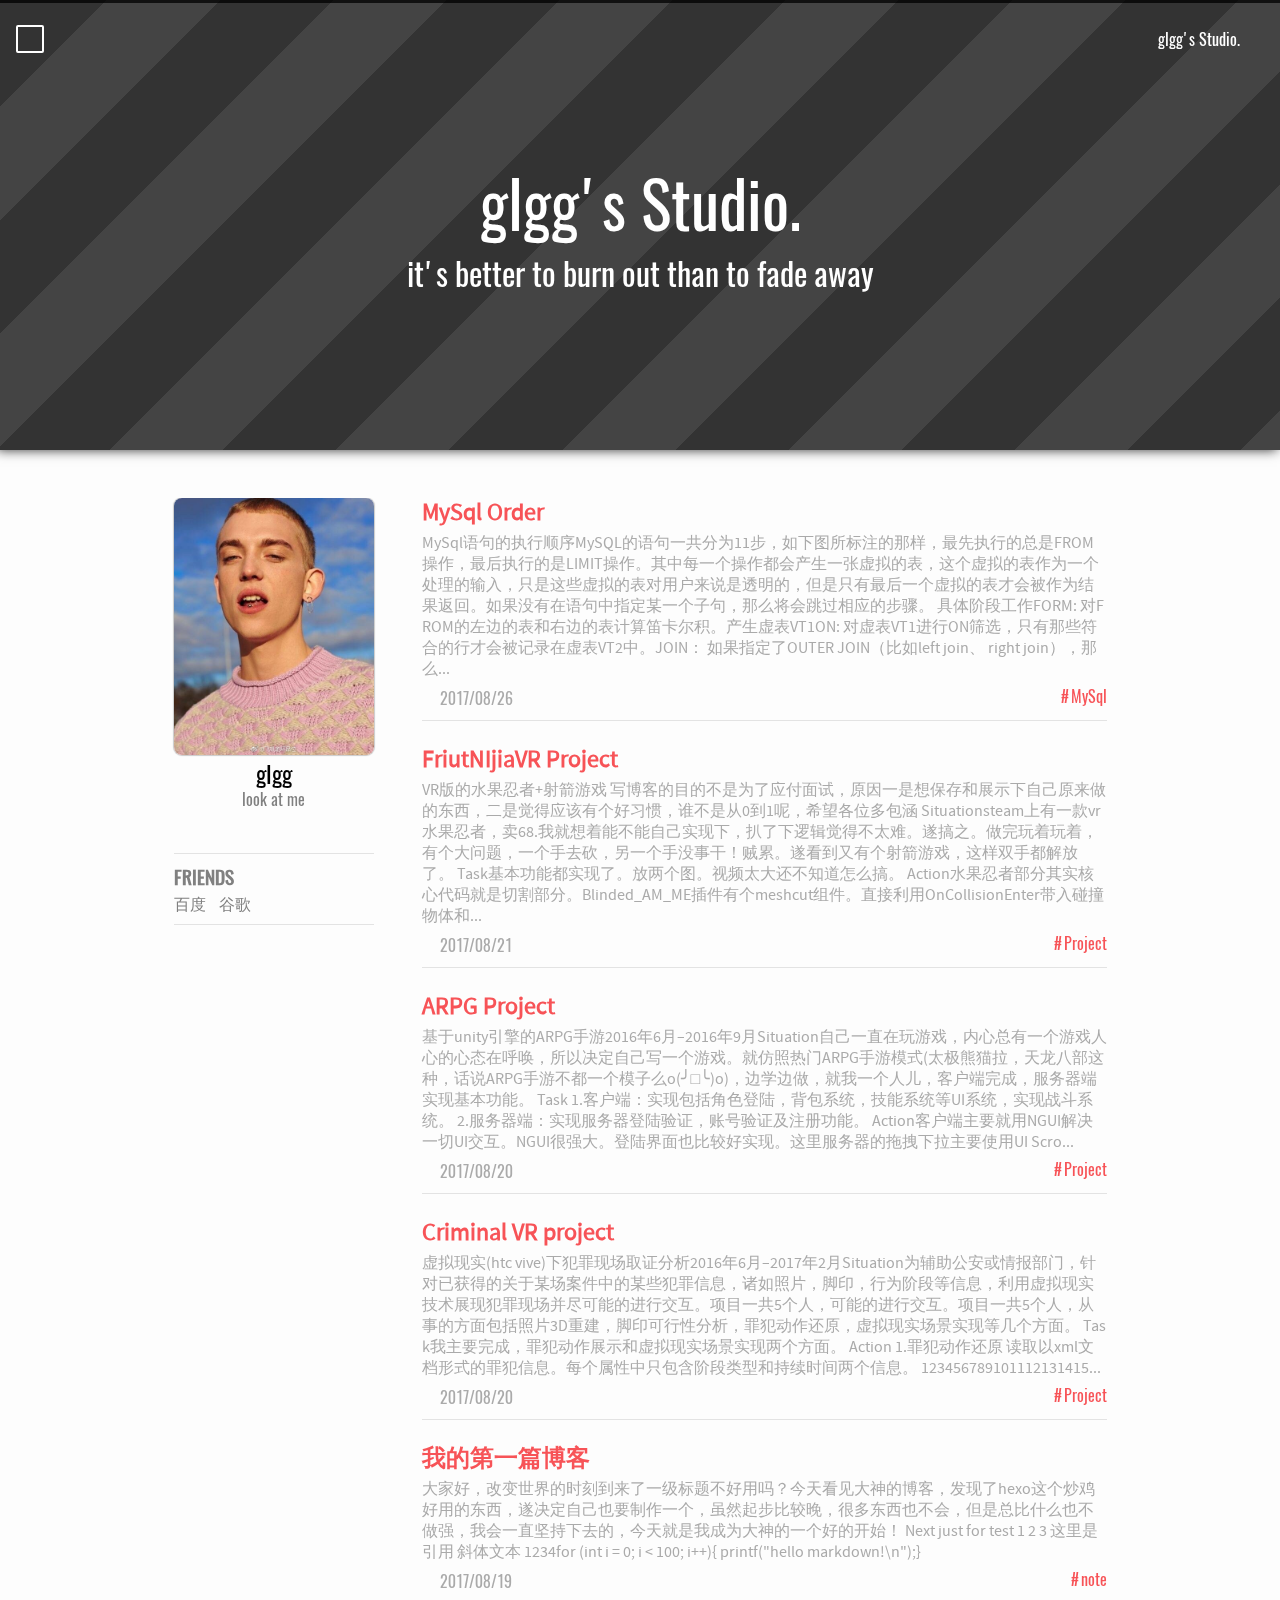
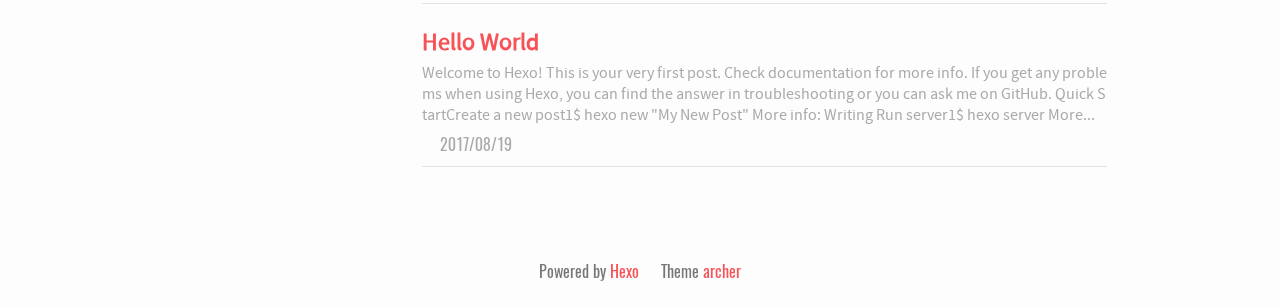
<file: index.html>
<!DOCTYPE html>
<html>
    <head>
    <meta http-equiv="content-type" content="text/html; charset=utf-8">
    <meta name="viewport" content="width=device-width, initial-scale=1.0, maximum-scale=1.0, user-scalable=no" >
    <title>
        
        glgg&#39;s Studio
        
    </title>
    <link rel="icon" href= /assests/favicon.ico>
    <!-- 提前加载place holder  -->
    <style>
        @font-face {
            font-family: 'Oswald-Regular';
            src: url('/font/Oswald-Regular.ttf');
        }
        @font-face {
            font-family: 'Source Sans Pro';
            src: url('/font/Source Sans Pro.woff'),
            url('/font/Source Sans Pro.woff2');
            font-weight: normal;
            font-style: normal;
        }
        @font-face {
            font-family: 'Source Code Pro';
            src: url('/font/SourceCodePro-Regular.ttf.woff'),
            url('/font/SourceCodePro-Regular.ttf.woff2');
            font-weight: normal;
            font-style: normal;
        }
        
        
        .site-intro-placeholder {
        position: absolute;
        z-index: -2;
        top: 0;
        left: 0px;
        width: calc(100% + 300px);
        height: 100%;
        background: repeating-linear-gradient(-45deg, #444 0, #444 80px, #333 80px, #333 160px);
        background-position: center center;
        transform: translate3d(-226px, 0, 0);
        animation: gradient-move 2s ease-in-out 0s 15;
        }
        @keyframes gradient-move {
        0% {
            transform: translate3d(-226px, 0, 0);
        }
        99% {
            transform: translate3d(0, 0, 0);
        }
        99.1% {
            transform: translate3d(-226px, 0, 0);
        }
        100% {
            transform: translate3d(-226px, 0, 0);
        }
    }
    </style>
    <link rel="stylesheet" href="/css/style.css">
    <script src="//cdn.staticfile.org/jquery/3.2.1/jquery.min.js" defer></script>
    
    <script src="/scripts/main.js" defer></script>
    <!-- 百度统计  -->
    
    <!-- 谷歌统计  -->
    
</head>
    
        <body class="home-body">
    
    
<header class="header index-header">

    <div class="header-sidebar-menu">&#xe775;</div>
    <!-- post页的toggle banner  -->
    
    <a class="home-link" href=/>glgg's Studio.</a>
</header>
    
    <div class="wrapper">
        <div class="site-intro">
    
    <!-- 主页  -->
    
    
    <!-- 文章页  -->
    
    <div class="site-intro-img" style="background-image: url(http://ouxkp6mu9.bkt.clouddn.com/beijing1.jpg)"></div>
    <div class="site-intro-placeholder"></div>
    <div class="site-intro-meta">
        <!-- 标题  -->
        <h1 class="intro-title">
            <!-- 主页  -->
            
            glgg's Studio.
            <!-- 文章页  -->
            
        </h1>
        <!-- 副标题 -->
        <p class="intro-subtitle">
            <!-- 主页副标题  -->
            
            
                it's better to burn out than to fade away
            
            <!-- 文章页  -->
            
        <!-- 文章页meta -->
        
    </div>
</div>
        <div class="container">
            <main class="main index-page">
    <div class="qr-mask"></div>
<div class="QRcode-box">
    <p>扫描二维码分享</p>
    <div class="QRcode-close">×</div>
</div>
    
    
    
        <article class="index-post">
            <a class="content-show-full" href = "/2017/08/26/MySql-Order/" >
                <div class="abstract-post-title">
                    <h2 class="abstract-title">
                        
                        <span>MySql Order</span>
                    </h2>
                </div>
                <div class="abstract-content">
                    MySql语句的执行顺序MySQL的语句一共分为11步，如下图所标注的那样，最先执行的总是FROM操作，最后执行的是LIMIT操作。其中每一个操作都会产生一张虚拟的表，这个虚拟的表作为一个处理的输入，只是这些虚拟的表对用户来说是透明的，但是只有最后一个虚拟的表才会被作为结果返回。如果没有在语句中指定某一个子句，那么将会跳过相应的步骤。
具体阶段工作FORM: 对FROM的左边的表和右边的表计算笛卡尔积。产生虚表VT1ON: 对虚表VT1进行ON筛选，只有那些符合的行才会被记录在虚表VT2中。JOIN： 如果指定了OUTER JOIN（比如left join、 right join），那么...
                </div>
            </a>
            <div class="abstract-post-meta">
                <!-- tags  -->
                
                <div class= abstract-tags >
    
        <a class="post-tag" href="javascript:void(0);" data-href = MySql>MySql</a>
    
</div>
                
                <!-- date  -->
                <div class="abstract-date">
                    <span class="abstract-calander iconfont-archer"></span><span class="abstract-time">2017/08/26</span>
                </div>
            </div>
        </article>
    
    
    
        <article class="index-post">
            <a class="content-show-full" href = "/2017/08/21/FriutNIjiaVR-Project/" >
                <div class="abstract-post-title">
                    <h2 class="abstract-title">
                        
                        <span>FriutNIjiaVR Project</span>
                    </h2>
                </div>
                <div class="abstract-content">
                    VR版的水果忍者+射箭游戏
写博客的目的不是为了应付面试，原因一是想保存和展示下自己原来做的东西，二是觉得应该有个好习惯，谁不是从0到1呢，希望各位多包涵

Situationsteam上有一款vr水果忍者，卖68.我就想着能不能自己实现下，扒了下逻辑觉得不太难。遂搞之。做完玩着玩着，有个大问题，一个手去砍，另一个手没事干！贼累。遂看到又有个射箭游戏，这样双手都解放了。
Task基本功能都实现了。放两个图。视频太大还不知道怎么搞。
Action水果忍者部分其实核心代码就是切割部分。Blinded_AM_ME插件有个meshcut组件。直接利用OnCollisionEnter带入碰撞物体和...
                </div>
            </a>
            <div class="abstract-post-meta">
                <!-- tags  -->
                
                <div class= abstract-tags >
    
        <a class="post-tag" href="javascript:void(0);" data-href = Project>Project</a>
    
</div>
                
                <!-- date  -->
                <div class="abstract-date">
                    <span class="abstract-calander iconfont-archer"></span><span class="abstract-time">2017/08/21</span>
                </div>
            </div>
        </article>
    
    
    
        <article class="index-post">
            <a class="content-show-full" href = "/2017/08/20/ARPG-Project/" >
                <div class="abstract-post-title">
                    <h2 class="abstract-title">
                        
                        <span>ARPG Project</span>
                    </h2>
                </div>
                <div class="abstract-content">
                    基于unity引擎的ARPG手游2016年6月–2016年9月Situation自己一直在玩游戏，内心总有一个游戏人心的心态在呼唤，所以决定自己写一个游戏。就仿照热门ARPG手游模式(太极熊猫拉，天龙八部这种，话说ARPG手游不都一个模子么o(╯□╰)o)，边学边做，就我一个人儿，客户端完成，服务器端实现基本功能。
Task
1.客户端：实现包括角色登陆，背包系统，技能系统等UI系统，实现战斗系统。
2.服务器端：实现服务器登陆验证，账号验证及注册功能。

Action客户端主要就用NGUI解决一切UI交互。NGUI很强大。登陆界面也比较好实现。这里服务器的拖拽下拉主要使用UI Scro...
                </div>
            </a>
            <div class="abstract-post-meta">
                <!-- tags  -->
                
                <div class= abstract-tags >
    
        <a class="post-tag" href="javascript:void(0);" data-href = Project>Project</a>
    
</div>
                
                <!-- date  -->
                <div class="abstract-date">
                    <span class="abstract-calander iconfont-archer"></span><span class="abstract-time">2017/08/20</span>
                </div>
            </div>
        </article>
    
    
    
        <article class="index-post">
            <a class="content-show-full" href = "/2017/08/20/VR-project/" >
                <div class="abstract-post-title">
                    <h2 class="abstract-title">
                        
                        <span>Criminal VR project</span>
                    </h2>
                </div>
                <div class="abstract-content">
                    虚拟现实(htc vive)下犯罪现场取证分析2016年6月–2017年2月Situation为辅助公安或情报部门，针对已获得的关于某场案件中的某些犯罪信息，诸如照片，脚印，行为阶段等信息，利用虚拟现实技术展现犯罪现场并尽可能的进行交互。项目一共5个人，可能的进行交互。项目一共5个人，从事的方面包括照片3D重建，脚印可行性分析，罪犯动作还原，虚拟现实场景实现等几个方面。
Task我主要完成，罪犯动作展示和虚拟现实场景实现两个方面。
Action
1.罪犯动作还原  读取以xml文档形式的罪犯信息。每个属性中只包含阶段类型和持续时间两个信息。
  123456789101112131415...
                </div>
            </a>
            <div class="abstract-post-meta">
                <!-- tags  -->
                
                <div class= abstract-tags >
    
        <a class="post-tag" href="javascript:void(0);" data-href = Project>Project</a>
    
</div>
                
                <!-- date  -->
                <div class="abstract-date">
                    <span class="abstract-calander iconfont-archer"></span><span class="abstract-time">2017/08/20</span>
                </div>
            </div>
        </article>
    
    
    
        <article class="index-post">
            <a class="content-show-full" href = "/2017/08/19/my-first-post/" >
                <div class="abstract-post-title">
                    <h2 class="abstract-title">
                        
                        <span>我的第一篇博客</span>
                    </h2>
                </div>
                <div class="abstract-content">
                    大家好，改变世界的时刻到来了一级标题不好用吗？今天看见大神的博客，发现了hexo这个炒鸡好用的东西，遂决定自己也要制作一个，虽然起步比较晚，很多东西也不会，但是总比什么也不做强，我会一直坚持下去的，今天就是我成为大神的一个好的开始！
Next just for test
1
2
3


这里是引用

斜体文本
1234for (int i = 0; i &lt; 100; i++)&#123;      printf(&quot;hello markdown!\n&quot;);&#125;


                </div>
            </a>
            <div class="abstract-post-meta">
                <!-- tags  -->
                
                <div class= abstract-tags >
    
        <a class="post-tag" href="javascript:void(0);" data-href = note>note</a>
    
</div>
                
                <!-- date  -->
                <div class="abstract-date">
                    <span class="abstract-calander iconfont-archer"></span><span class="abstract-time">2017/08/19</span>
                </div>
            </div>
        </article>
    
    
    
        <article class="index-post">
            <a class="content-show-full" href = "/2017/08/19/hello-world/" >
                <div class="abstract-post-title">
                    <h2 class="abstract-title">
                        
                        <span>Hello World</span>
                    </h2>
                </div>
                <div class="abstract-content">
                    Welcome to Hexo! This is your very first post. Check documentation for more info. If you get any problems when using Hexo, you can find the answer in troubleshooting or you can ask me on GitHub.
Quick StartCreate a new post1$ hexo new "My New Post"
More info: Writing
Run server1$ hexo server
More...
                </div>
            </a>
            <div class="abstract-post-meta">
                <!-- tags  -->
                
                <!-- date  -->
                <div class="abstract-date">
                    <span class="abstract-calander iconfont-archer"></span><span class="abstract-time">2017/08/19</span>
                </div>
            </div>
        </article>
    
    <!-- paginator  -->
    
</main>
            <!-- profile -->
            
            <div class="profile">
    <img class="profile-avatar" src= /avatar/man.jpg >
    <div class="profile-name">glgg</div>
    
    <div class="profile-signature">
        look at me
    </div>
    
    
    <div class="profile-social">
        
    
        
            
                <a href="emailto:498436567@qq.com" class="iconfont-archer email" title=email ></a>
            
        
    
        
            
                <a href="//github.com/jack9667" class="iconfont-archer github" target="_blank" title="github"></a>
            
        
    
        
    

    </div>
    
    
        <div class="friends">
            <div>FRIENDS</div>
            
                <span>
                    <a href= //www.baidu.com target="_black">百度</a>
                </span>
            
                <span>
                    <a href= //www.google.com target="_black">谷歌</a>
                </span>
            
        </div>
    
</div>
            
        </div>
        <footer class="footer">
    <!-- social  -->
    
    <div class="social">
        
    
        
            
                <a href="emailto:498436567@qq.com" class="iconfont-archer email" title=email ></a>
            
        
    
        
            
                <a href="//github.com/jack9667" class="iconfont-archer github" target="_blank" title="github"></a>
            
        
    
        
    

    </div>
    
    <!-- powered by Hexo  -->
    <div class="copyright">
        <span id="hexo-power">Powered by <a href="https://hexo.io/" target="_blank">Hexo</a></span><span class="iconfont-archer power">&#xe635;</span>
        <span
            id="theme-info">Theme <a href="https://github.com/fi3ework/hexo-theme-archer" target="_blank">archer</a></span>
    </div>
    <!-- 不蒜子  -->
    
</footer>
    </div>
    <div class="back-top">&#xe639;</div>
    <div class="sidebar">
    <div class="sidebar-header">
        <div class="sidebar-category">
            <span class="sidebar-archive-link"><span class="iconfont-archer">&#xe67d;</span>Archive</span>
            <span class="sidebar-tags-link"><span class="iconfont-archer">&#xe610;</span>Tag</span>
        </div>
    </div>
    <div class="sidebar-content sidebar-content-show-archive">
          <div class="sidebar-archive">
    <!-- 在ejs中将archive按照时间排序 -->
    
    
    
    
    
    
    
    
    
    
    
    
    
    
    
    
    
    
    
    
    
    
    
    
    
    
    
    
    
    
    
    
    
    
    
    
    
    
    
    
    
    
    
    
    
    
    
    
    
    
    
    
    
    
    
    
    
    
    <div class="total-archive"> Total : 6 </div>
    
    <div class="post-archive">
    
    
    
    
    <div class="archive-year"> Invalid date </div>
    <ul class="year-list">
    
    
        <li class="archive-post-item">
            <span class="archive-post-date">Invalid date</span><a class="archive-post-title" href= "/2017/08/19/hello-world/" >Hello World</a>
        </li>
    
    
    
    
    
        </ul>
    
    <div class="archive-year"> 2017 </div>
    <ul class="year-list">
    
    
        <li class="archive-post-item">
            <span class="archive-post-date">08/26</span><a class="archive-post-title" href= "/2017/08/26/MySql-Order/" >MySql Order</a>
        </li>
    
    
        <li class="archive-post-item">
            <span class="archive-post-date">08/21</span><a class="archive-post-title" href= "/2017/08/21/FriutNIjiaVR-Project/" >FriutNIjiaVR Project</a>
        </li>
    
    
        <li class="archive-post-item">
            <span class="archive-post-date">08/20</span><a class="archive-post-title" href= "/2017/08/20/ARPG-Project/" >ARPG Project</a>
        </li>
    
    
        <li class="archive-post-item">
            <span class="archive-post-date">08/20</span><a class="archive-post-title" href= "/2017/08/20/VR-project/" >Criminal VR project</a>
        </li>
    
    
        <li class="archive-post-item">
            <span class="archive-post-date">08/19</span><a class="archive-post-title" href= "/2017/08/19/my-first-post/" >我的第一篇博客</a>
        </li>
    
    </div>
  </div>
        <div class="sidebar-tags">
    <div class="sidebar-tags-name">
    
        <span class="sidebar-tag-name"><a href= "#">Project</a></span>
    
        <span class="sidebar-tag-name"><a href= "#">MySql</a></span>
    
        <span class="sidebar-tag-name"><a href= "#">note</a></span>
    
    </div>
    <div class="tag-load-fail" style="display: none; color: #ccc; font-size: 0.6rem;">
    缺失模块。<br/>
    1、请确保node版本大于6.2<br/>
    2、在博客根目录（注意不是archer根目录）执行以下命令：<br/>
    <span style="color: #f75357; font-size: 1rem; line-height: 2rem;">npm i hexo-generator-json-content --save</span><br/>
    3、在根目录_config.yml里添加配置：
    <pre style="color: #888; font-size: 0.6rem;">
jsonContent:
  meta: false
  pages: false
  posts:
    title: true
    date: true
    path: true
    text: false
    raw: false
    content: false
    slug: false
    updated: false
    comments: false
    link: false
    permalink: false
    excerpt: false
    categories: false
    tags: true</pre>
    </div> 
    <div class="sidebar-tag-list"></div>
</div>
    </div>
</div> 
    <script>
    var jsInfo = {
        root: '/'
    }
</script>
    <!-- 不蒜子  -->
    
    <!-- CNZZ统计  -->
    
    </div>
    <!--  browser-sync -->
    <!-- <script id="__bs_script__">
    //<![CDATA[
    document.write("<script async src='http://HOST:3000/browser-sync/browser-sync-client.js?v=2.18.12'><\/script>".replace("HOST", location.hostname));
    //]]>
    </script> -->
</html>
</file>
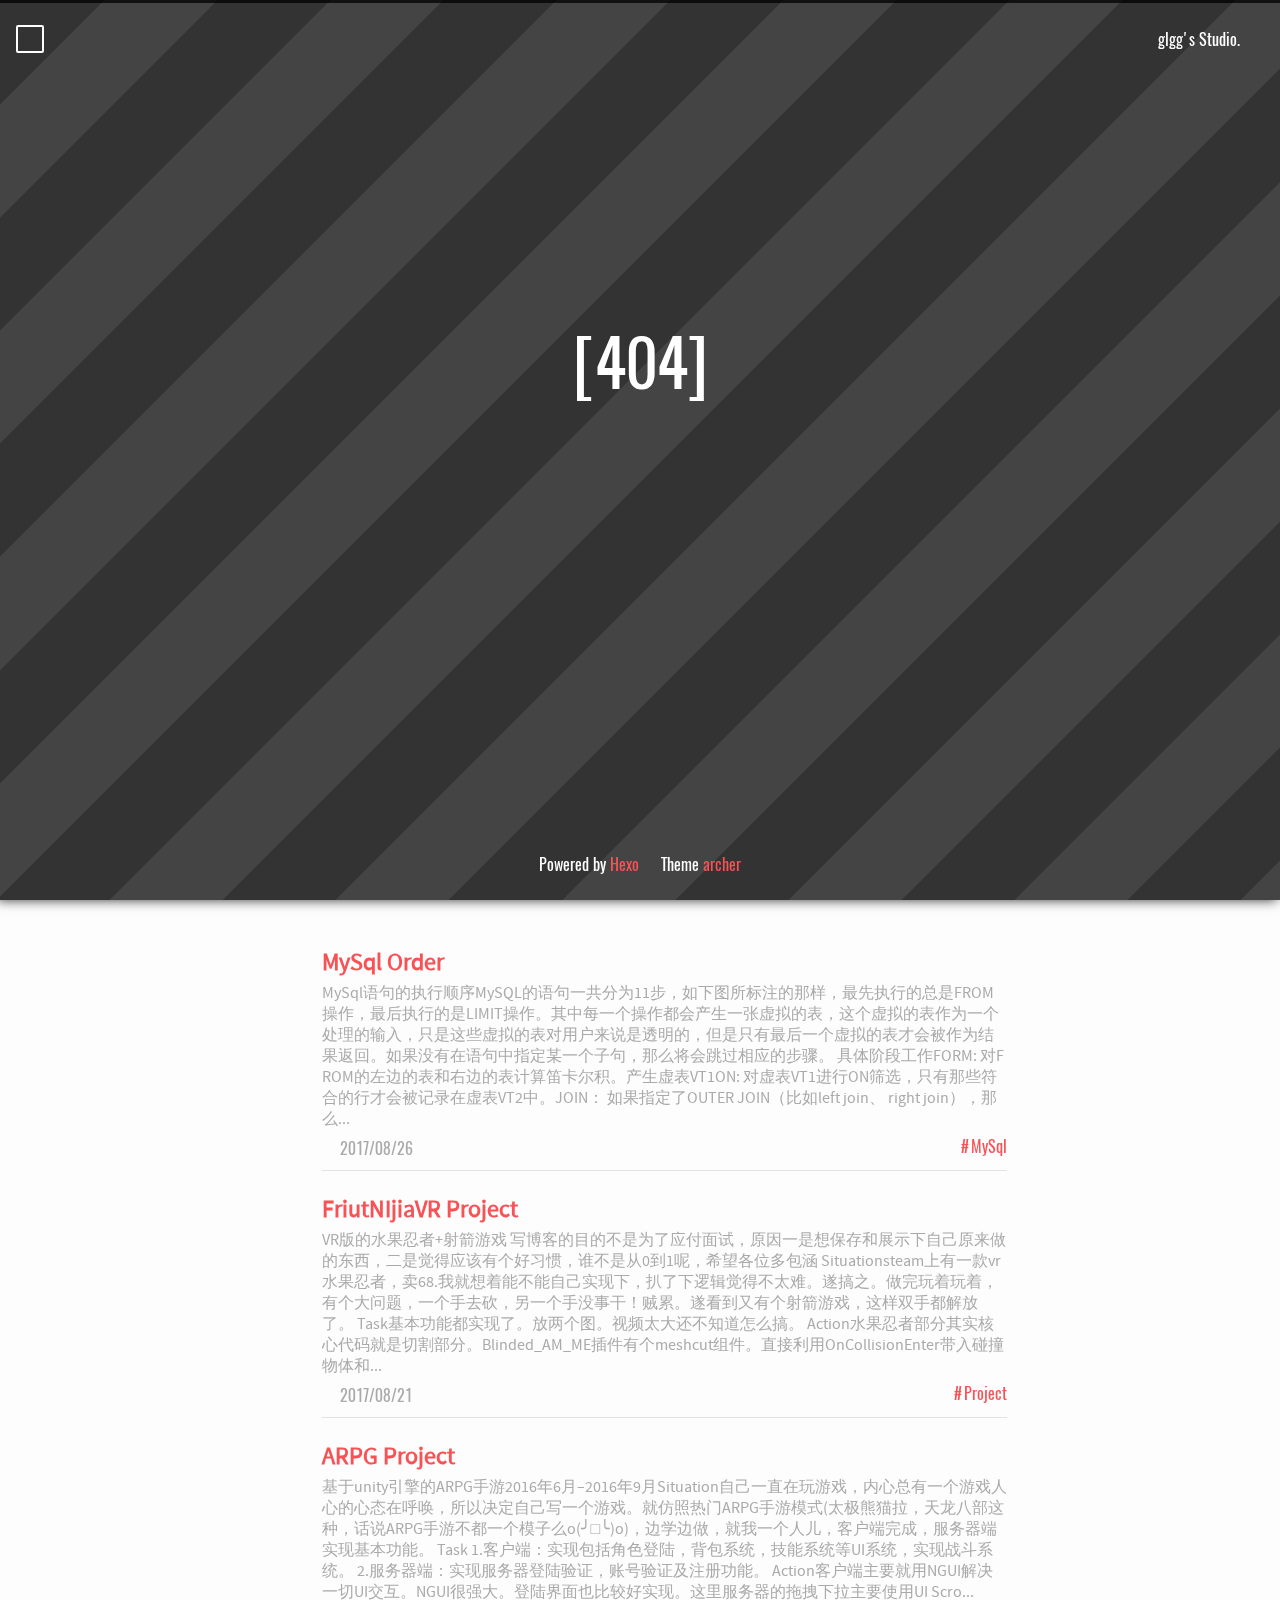
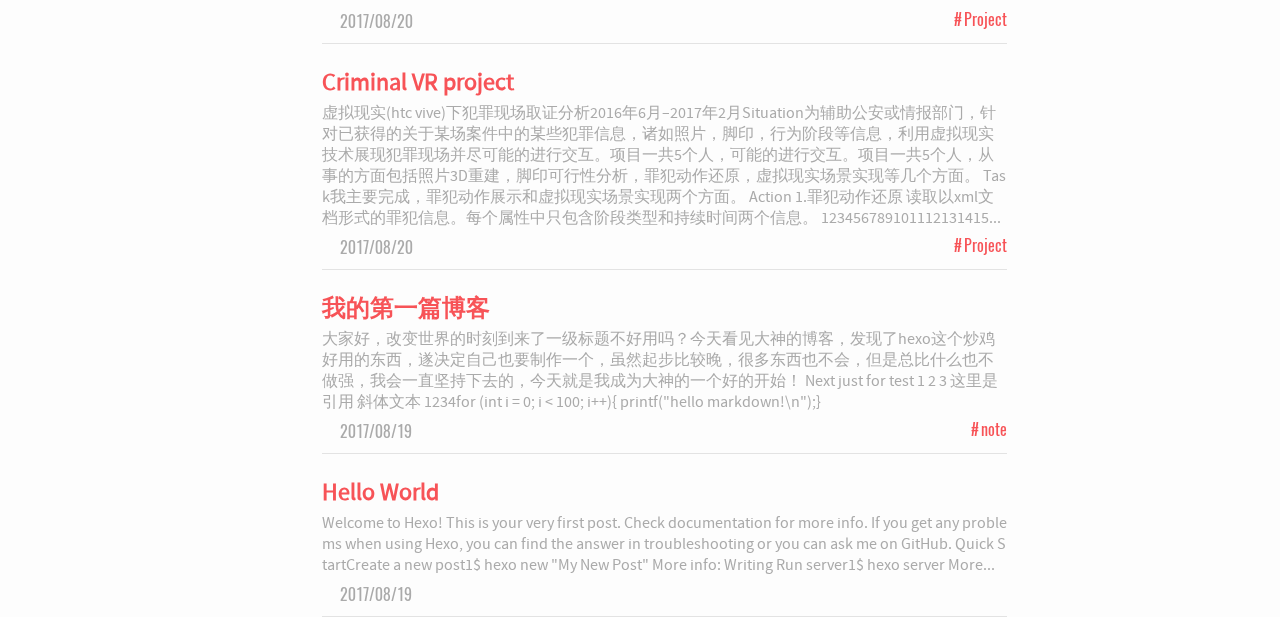
<file: archives/index.html>
<!DOCTYPE html>
<html>
    <head>
    <meta http-equiv="content-type" content="text/html; charset=utf-8">
    <meta name="viewport" content="width=device-width, initial-scale=1.0, maximum-scale=1.0, user-scalable=no" >
    <title>
        
        glgg&#39;s Studio
        
    </title>
    <link rel="icon" href= /assests/favicon.ico>
    <!-- 提前加载place holder  -->
    <style>
        @font-face {
            font-family: 'Oswald-Regular';
            src: url('/font/Oswald-Regular.ttf');
        }
        @font-face {
            font-family: 'Source Sans Pro';
            src: url('/font/Source Sans Pro.woff'),
            url('/font/Source Sans Pro.woff2');
            font-weight: normal;
            font-style: normal;
        }
        @font-face {
            font-family: 'Source Code Pro';
            src: url('/font/SourceCodePro-Regular.ttf.woff'),
            url('/font/SourceCodePro-Regular.ttf.woff2');
            font-weight: normal;
            font-style: normal;
        }
        
        
        .site-intro-placeholder {
        position: absolute;
        z-index: -2;
        top: 0;
        left: 0px;
        width: calc(100% + 300px);
        height: 100%;
        background: repeating-linear-gradient(-45deg, #444 0, #444 80px, #333 80px, #333 160px);
        background-position: center center;
        transform: translate3d(-226px, 0, 0);
        animation: gradient-move 2s ease-in-out 0s 15;
        }
        @keyframes gradient-move {
        0% {
            transform: translate3d(-226px, 0, 0);
        }
        99% {
            transform: translate3d(0, 0, 0);
        }
        99.1% {
            transform: translate3d(-226px, 0, 0);
        }
        100% {
            transform: translate3d(-226px, 0, 0);
        }
    }
    </style>
    <link rel="stylesheet" href="/css/style.css">
    <script src="//cdn.staticfile.org/jquery/3.2.1/jquery.min.js" defer></script>
    
    <script src="/scripts/main.js" defer></script>
    <!-- 百度统计  -->
    
    <!-- 谷歌统计  -->
    
</head>
    
        <body class="four-zero-four-body">
    
    
<header class="header">

    <div class="header-sidebar-menu">&#xe775;</div>
    <!-- post页的toggle banner  -->
    
    <a class="home-link" href=/>glgg's Studio.</a>
</header>
    
    <div class="wrapper">
        <div class="site-intro">
    
    <!-- 主页  -->
    
    
    
    <div class="site-intro-img" style="background-image: url(http://oumn0o088.bkt.clouddn.com/404.jpg)"></div>
    <div class="site-intro-placeholder"></div>
    <div class="site-intro-meta">
        <!-- 标题  -->
        <h1 class="intro-title">
            <!-- 主页  -->
            
            [404]
            
        </h1>
        <!-- 副标题 -->
        <p class="intro-subtitle">
            <!-- 主页副标题  -->
            
            <p class="intro-subtitle"> </p>
        
        <!-- 文章页meta -->
        
    </div>
</div>
        <div class="container">
            <main class="main index-page">
    <div class="qr-mask"></div>
<div class="QRcode-box">
    <p>扫描二维码分享</p>
    <div class="QRcode-close">×</div>
</div>
    
    
    
        <article class="index-post">
            <a class="content-show-full" href = "/2017/08/26/MySql-Order/" >
                <div class="abstract-post-title">
                    <h2 class="abstract-title">
                        
                        <span>MySql Order</span>
                    </h2>
                </div>
                <div class="abstract-content">
                    MySql语句的执行顺序MySQL的语句一共分为11步，如下图所标注的那样，最先执行的总是FROM操作，最后执行的是LIMIT操作。其中每一个操作都会产生一张虚拟的表，这个虚拟的表作为一个处理的输入，只是这些虚拟的表对用户来说是透明的，但是只有最后一个虚拟的表才会被作为结果返回。如果没有在语句中指定某一个子句，那么将会跳过相应的步骤。
具体阶段工作FORM: 对FROM的左边的表和右边的表计算笛卡尔积。产生虚表VT1ON: 对虚表VT1进行ON筛选，只有那些符合的行才会被记录在虚表VT2中。JOIN： 如果指定了OUTER JOIN（比如left join、 right join），那么...
                </div>
            </a>
            <div class="abstract-post-meta">
                <!-- tags  -->
                
                <div class= abstract-tags >
    
        <a class="post-tag" href="javascript:void(0);" data-href = MySql>MySql</a>
    
</div>
                
                <!-- date  -->
                <div class="abstract-date">
                    <span class="abstract-calander iconfont-archer"></span><span class="abstract-time">2017/08/26</span>
                </div>
            </div>
        </article>
    
    
    
        <article class="index-post">
            <a class="content-show-full" href = "/2017/08/21/FriutNIjiaVR-Project/" >
                <div class="abstract-post-title">
                    <h2 class="abstract-title">
                        
                        <span>FriutNIjiaVR Project</span>
                    </h2>
                </div>
                <div class="abstract-content">
                    VR版的水果忍者+射箭游戏
写博客的目的不是为了应付面试，原因一是想保存和展示下自己原来做的东西，二是觉得应该有个好习惯，谁不是从0到1呢，希望各位多包涵

Situationsteam上有一款vr水果忍者，卖68.我就想着能不能自己实现下，扒了下逻辑觉得不太难。遂搞之。做完玩着玩着，有个大问题，一个手去砍，另一个手没事干！贼累。遂看到又有个射箭游戏，这样双手都解放了。
Task基本功能都实现了。放两个图。视频太大还不知道怎么搞。
Action水果忍者部分其实核心代码就是切割部分。Blinded_AM_ME插件有个meshcut组件。直接利用OnCollisionEnter带入碰撞物体和...
                </div>
            </a>
            <div class="abstract-post-meta">
                <!-- tags  -->
                
                <div class= abstract-tags >
    
        <a class="post-tag" href="javascript:void(0);" data-href = Project>Project</a>
    
</div>
                
                <!-- date  -->
                <div class="abstract-date">
                    <span class="abstract-calander iconfont-archer"></span><span class="abstract-time">2017/08/21</span>
                </div>
            </div>
        </article>
    
    
    
        <article class="index-post">
            <a class="content-show-full" href = "/2017/08/20/ARPG-Project/" >
                <div class="abstract-post-title">
                    <h2 class="abstract-title">
                        
                        <span>ARPG Project</span>
                    </h2>
                </div>
                <div class="abstract-content">
                    基于unity引擎的ARPG手游2016年6月–2016年9月Situation自己一直在玩游戏，内心总有一个游戏人心的心态在呼唤，所以决定自己写一个游戏。就仿照热门ARPG手游模式(太极熊猫拉，天龙八部这种，话说ARPG手游不都一个模子么o(╯□╰)o)，边学边做，就我一个人儿，客户端完成，服务器端实现基本功能。
Task
1.客户端：实现包括角色登陆，背包系统，技能系统等UI系统，实现战斗系统。
2.服务器端：实现服务器登陆验证，账号验证及注册功能。

Action客户端主要就用NGUI解决一切UI交互。NGUI很强大。登陆界面也比较好实现。这里服务器的拖拽下拉主要使用UI Scro...
                </div>
            </a>
            <div class="abstract-post-meta">
                <!-- tags  -->
                
                <div class= abstract-tags >
    
        <a class="post-tag" href="javascript:void(0);" data-href = Project>Project</a>
    
</div>
                
                <!-- date  -->
                <div class="abstract-date">
                    <span class="abstract-calander iconfont-archer"></span><span class="abstract-time">2017/08/20</span>
                </div>
            </div>
        </article>
    
    
    
        <article class="index-post">
            <a class="content-show-full" href = "/2017/08/20/VR-project/" >
                <div class="abstract-post-title">
                    <h2 class="abstract-title">
                        
                        <span>Criminal VR project</span>
                    </h2>
                </div>
                <div class="abstract-content">
                    虚拟现实(htc vive)下犯罪现场取证分析2016年6月–2017年2月Situation为辅助公安或情报部门，针对已获得的关于某场案件中的某些犯罪信息，诸如照片，脚印，行为阶段等信息，利用虚拟现实技术展现犯罪现场并尽可能的进行交互。项目一共5个人，可能的进行交互。项目一共5个人，从事的方面包括照片3D重建，脚印可行性分析，罪犯动作还原，虚拟现实场景实现等几个方面。
Task我主要完成，罪犯动作展示和虚拟现实场景实现两个方面。
Action
1.罪犯动作还原  读取以xml文档形式的罪犯信息。每个属性中只包含阶段类型和持续时间两个信息。
  123456789101112131415...
                </div>
            </a>
            <div class="abstract-post-meta">
                <!-- tags  -->
                
                <div class= abstract-tags >
    
        <a class="post-tag" href="javascript:void(0);" data-href = Project>Project</a>
    
</div>
                
                <!-- date  -->
                <div class="abstract-date">
                    <span class="abstract-calander iconfont-archer"></span><span class="abstract-time">2017/08/20</span>
                </div>
            </div>
        </article>
    
    
    
        <article class="index-post">
            <a class="content-show-full" href = "/2017/08/19/my-first-post/" >
                <div class="abstract-post-title">
                    <h2 class="abstract-title">
                        
                        <span>我的第一篇博客</span>
                    </h2>
                </div>
                <div class="abstract-content">
                    大家好，改变世界的时刻到来了一级标题不好用吗？今天看见大神的博客，发现了hexo这个炒鸡好用的东西，遂决定自己也要制作一个，虽然起步比较晚，很多东西也不会，但是总比什么也不做强，我会一直坚持下去的，今天就是我成为大神的一个好的开始！
Next just for test
1
2
3


这里是引用

斜体文本
1234for (int i = 0; i &lt; 100; i++)&#123;      printf(&quot;hello markdown!\n&quot;);&#125;


                </div>
            </a>
            <div class="abstract-post-meta">
                <!-- tags  -->
                
                <div class= abstract-tags >
    
        <a class="post-tag" href="javascript:void(0);" data-href = note>note</a>
    
</div>
                
                <!-- date  -->
                <div class="abstract-date">
                    <span class="abstract-calander iconfont-archer"></span><span class="abstract-time">2017/08/19</span>
                </div>
            </div>
        </article>
    
    
    
        <article class="index-post">
            <a class="content-show-full" href = "/2017/08/19/hello-world/" >
                <div class="abstract-post-title">
                    <h2 class="abstract-title">
                        
                        <span>Hello World</span>
                    </h2>
                </div>
                <div class="abstract-content">
                    Welcome to Hexo! This is your very first post. Check documentation for more info. If you get any problems when using Hexo, you can find the answer in troubleshooting or you can ask me on GitHub.
Quick StartCreate a new post1$ hexo new "My New Post"
More info: Writing
Run server1$ hexo server
More...
                </div>
            </a>
            <div class="abstract-post-meta">
                <!-- tags  -->
                
                <!-- date  -->
                <div class="abstract-date">
                    <span class="abstract-calander iconfont-archer"></span><span class="abstract-time">2017/08/19</span>
                </div>
            </div>
        </article>
    
    <!-- paginator  -->
    
</main>
            <!-- profile -->
            
        </div>
        <footer class="footer">
    <!-- social  -->
    
    <div class="social">
        
    
        
            
                <a href="emailto:498436567@qq.com" class="iconfont-archer email" title=email ></a>
            
        
    
        
            
                <a href="//github.com/jack9667" class="iconfont-archer github" target="_blank" title="github"></a>
            
        
    
        
    

    </div>
    
    <!-- powered by Hexo  -->
    <div class="copyright">
        <span id="hexo-power">Powered by <a href="https://hexo.io/" target="_blank">Hexo</a></span><span class="iconfont-archer power">&#xe635;</span>
        <span
            id="theme-info">Theme <a href="https://github.com/fi3ework/hexo-theme-archer" target="_blank">archer</a></span>
    </div>
    <!-- 不蒜子  -->
    
</footer>
    </div>
    <div class="back-top">&#xe639;</div>
    <div class="sidebar">
    <div class="sidebar-header">
        <div class="sidebar-category">
            <span class="sidebar-archive-link"><span class="iconfont-archer">&#xe67d;</span>Archive</span>
            <span class="sidebar-tags-link"><span class="iconfont-archer">&#xe610;</span>Tag</span>
        </div>
    </div>
    <div class="sidebar-content sidebar-content-show-archive">
          <div class="sidebar-archive">
    <!-- 在ejs中将archive按照时间排序 -->
    
    
    
    
    
    
    
    
    
    
    
    
    
    
    
    
    
    
    
    
    
    
    
    
    
    
    
    
    
    
    
    
    
    
    
    
    
    
    
    
    
    
    
    
    
    
    
    
    
    
    
    
    
    
    
    
    
    
    <div class="total-archive"> Total : 6 </div>
    
    <div class="post-archive">
    
    
    
    
    <div class="archive-year"> Invalid date </div>
    <ul class="year-list">
    
    
        <li class="archive-post-item">
            <span class="archive-post-date">Invalid date</span><a class="archive-post-title" href= "/2017/08/19/hello-world/" >Hello World</a>
        </li>
    
    
    
    
    
        </ul>
    
    <div class="archive-year"> 2017 </div>
    <ul class="year-list">
    
    
        <li class="archive-post-item">
            <span class="archive-post-date">08/26</span><a class="archive-post-title" href= "/2017/08/26/MySql-Order/" >MySql Order</a>
        </li>
    
    
        <li class="archive-post-item">
            <span class="archive-post-date">08/21</span><a class="archive-post-title" href= "/2017/08/21/FriutNIjiaVR-Project/" >FriutNIjiaVR Project</a>
        </li>
    
    
        <li class="archive-post-item">
            <span class="archive-post-date">08/20</span><a class="archive-post-title" href= "/2017/08/20/ARPG-Project/" >ARPG Project</a>
        </li>
    
    
        <li class="archive-post-item">
            <span class="archive-post-date">08/20</span><a class="archive-post-title" href= "/2017/08/20/VR-project/" >Criminal VR project</a>
        </li>
    
    
        <li class="archive-post-item">
            <span class="archive-post-date">08/19</span><a class="archive-post-title" href= "/2017/08/19/my-first-post/" >我的第一篇博客</a>
        </li>
    
    </div>
  </div>
        <div class="sidebar-tags">
    <div class="sidebar-tags-name">
    
        <span class="sidebar-tag-name"><a href= "#">Project</a></span>
    
        <span class="sidebar-tag-name"><a href= "#">MySql</a></span>
    
        <span class="sidebar-tag-name"><a href= "#">note</a></span>
    
    </div>
    <div class="tag-load-fail" style="display: none; color: #ccc; font-size: 0.6rem;">
    缺失模块。<br/>
    1、请确保node版本大于6.2<br/>
    2、在博客根目录（注意不是archer根目录）执行以下命令：<br/>
    <span style="color: #f75357; font-size: 1rem; line-height: 2rem;">npm i hexo-generator-json-content --save</span><br/>
    3、在根目录_config.yml里添加配置：
    <pre style="color: #888; font-size: 0.6rem;">
jsonContent:
  meta: false
  pages: false
  posts:
    title: true
    date: true
    path: true
    text: false
    raw: false
    content: false
    slug: false
    updated: false
    comments: false
    link: false
    permalink: false
    excerpt: false
    categories: false
    tags: true</pre>
    </div> 
    <div class="sidebar-tag-list"></div>
</div>
    </div>
</div> 
    <script>
    var jsInfo = {
        root: '/'
    }
</script>
    <!-- 不蒜子  -->
    
    <!-- CNZZ统计  -->
    
    </div>
    <!--  browser-sync -->
    <!-- <script id="__bs_script__">
    //<![CDATA[
    document.write("<script async src='http://HOST:3000/browser-sync/browser-sync-client.js?v=2.18.12'><\/script>".replace("HOST", location.hostname));
    //]]>
    </script> -->
</html>
</file>
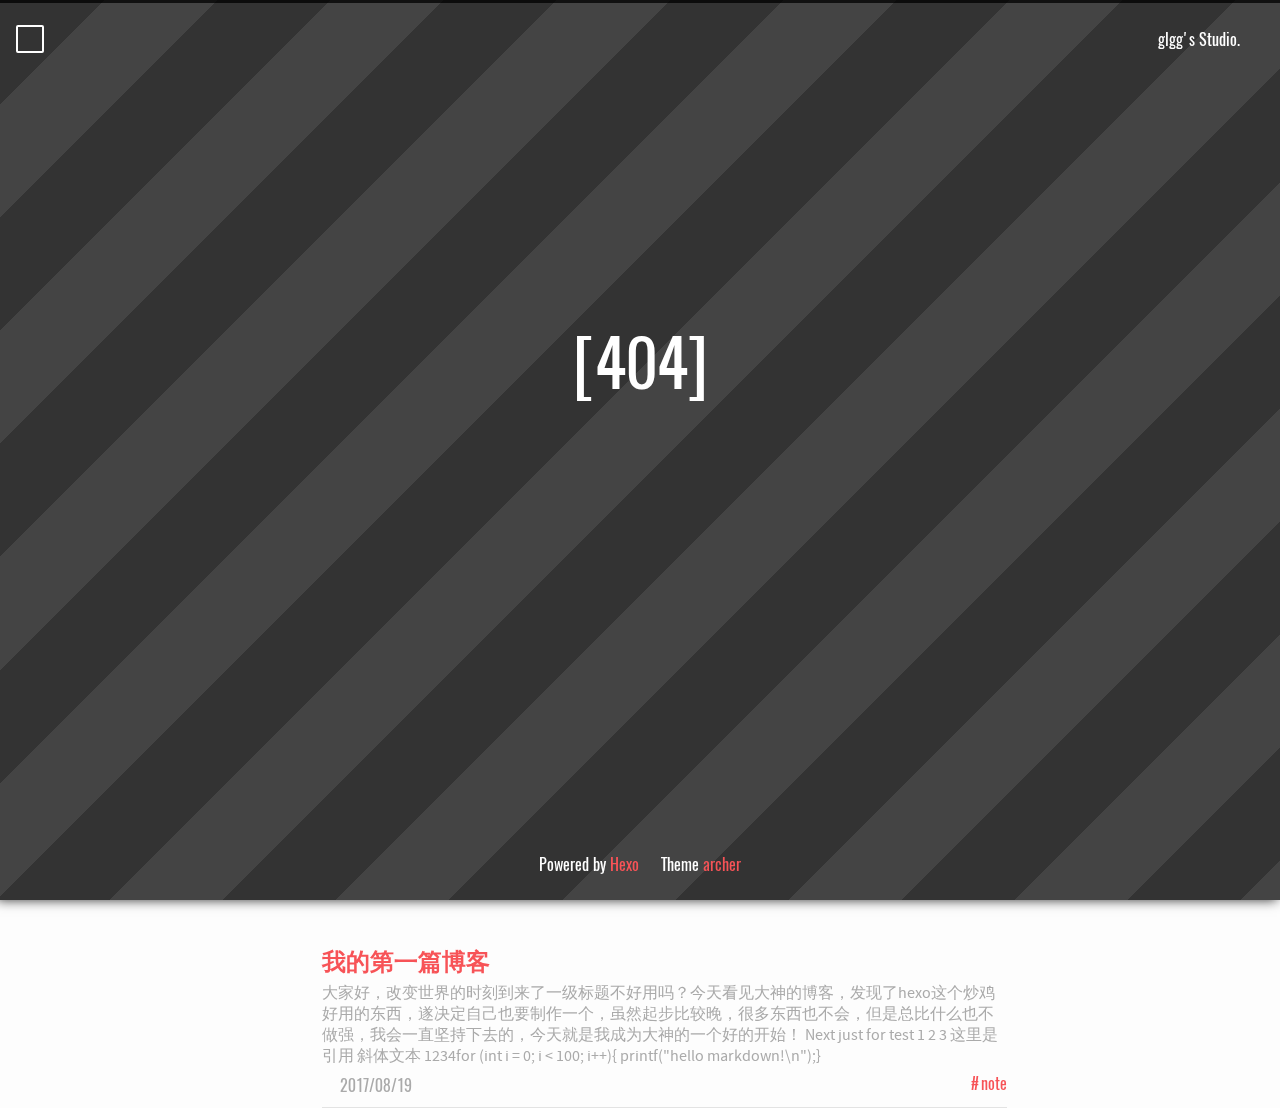
<file: categories/blog/index.html>
<!DOCTYPE html>
<html>
    <head>
    <meta http-equiv="content-type" content="text/html; charset=utf-8">
    <meta name="viewport" content="width=device-width, initial-scale=1.0, maximum-scale=1.0, user-scalable=no" >
    <title>
        
        glgg&#39;s Studio
        
    </title>
    <link rel="icon" href= /assests/favicon.ico>
    <!-- 提前加载place holder  -->
    <style>
        @font-face {
            font-family: 'Oswald-Regular';
            src: url('/font/Oswald-Regular.ttf');
        }
        @font-face {
            font-family: 'Source Sans Pro';
            src: url('/font/Source Sans Pro.woff'),
            url('/font/Source Sans Pro.woff2');
            font-weight: normal;
            font-style: normal;
        }
        @font-face {
            font-family: 'Source Code Pro';
            src: url('/font/SourceCodePro-Regular.ttf.woff'),
            url('/font/SourceCodePro-Regular.ttf.woff2');
            font-weight: normal;
            font-style: normal;
        }
        
        
        .site-intro-placeholder {
        position: absolute;
        z-index: -2;
        top: 0;
        left: 0px;
        width: calc(100% + 300px);
        height: 100%;
        background: repeating-linear-gradient(-45deg, #444 0, #444 80px, #333 80px, #333 160px);
        background-position: center center;
        transform: translate3d(-226px, 0, 0);
        animation: gradient-move 2s ease-in-out 0s 15;
        }
        @keyframes gradient-move {
        0% {
            transform: translate3d(-226px, 0, 0);
        }
        99% {
            transform: translate3d(0, 0, 0);
        }
        99.1% {
            transform: translate3d(-226px, 0, 0);
        }
        100% {
            transform: translate3d(-226px, 0, 0);
        }
    }
    </style>
    <link rel="stylesheet" href="/css/style.css">
    <script src="//cdn.staticfile.org/jquery/3.2.1/jquery.min.js" defer></script>
    
    <script src="/scripts/main.js" defer></script>
    <!-- 百度统计  -->
    
    <!-- 谷歌统计  -->
    
</head>
    
        <body class="four-zero-four-body">
    
    
<header class="header">

    <div class="header-sidebar-menu">&#xe775;</div>
    <!-- post页的toggle banner  -->
    
    <a class="home-link" href=/>glgg's Studio.</a>
</header>
    
    <div class="wrapper">
        <div class="site-intro">
    
    <!-- 主页  -->
    
    
    
    <div class="site-intro-img" style="background-image: url(http://oumn0o088.bkt.clouddn.com/404.jpg)"></div>
    <div class="site-intro-placeholder"></div>
    <div class="site-intro-meta">
        <!-- 标题  -->
        <h1 class="intro-title">
            <!-- 主页  -->
            
            [404]
            
        </h1>
        <!-- 副标题 -->
        <p class="intro-subtitle">
            <!-- 主页副标题  -->
            
            <p class="intro-subtitle"> </p>
        
        <!-- 文章页meta -->
        
    </div>
</div>
        <div class="container">
            <main class="main index-page">
    <div class="qr-mask"></div>
<div class="QRcode-box">
    <p>扫描二维码分享</p>
    <div class="QRcode-close">×</div>
</div>
    
    
    
        <article class="index-post">
            <a class="content-show-full" href = "/2017/08/19/my-first-post/" >
                <div class="abstract-post-title">
                    <h2 class="abstract-title">
                        
                        <span>我的第一篇博客</span>
                    </h2>
                </div>
                <div class="abstract-content">
                    大家好，改变世界的时刻到来了一级标题不好用吗？今天看见大神的博客，发现了hexo这个炒鸡好用的东西，遂决定自己也要制作一个，虽然起步比较晚，很多东西也不会，但是总比什么也不做强，我会一直坚持下去的，今天就是我成为大神的一个好的开始！
Next just for test
1
2
3


这里是引用

斜体文本
1234for (int i = 0; i &lt; 100; i++)&#123;      printf(&quot;hello markdown!\n&quot;);&#125;


                </div>
            </a>
            <div class="abstract-post-meta">
                <!-- tags  -->
                
                <div class= abstract-tags >
    
        <a class="post-tag" href="javascript:void(0);" data-href = note>note</a>
    
</div>
                
                <!-- date  -->
                <div class="abstract-date">
                    <span class="abstract-calander iconfont-archer"></span><span class="abstract-time">2017/08/19</span>
                </div>
            </div>
        </article>
    
    <!-- paginator  -->
    
</main>
            <!-- profile -->
            
        </div>
        <footer class="footer">
    <!-- social  -->
    
    <div class="social">
        
    
        
            
                <a href="emailto:498436567@qq.com" class="iconfont-archer email" title=email ></a>
            
        
    
        
            
                <a href="//github.com/jack9667" class="iconfont-archer github" target="_blank" title="github"></a>
            
        
    
        
    

    </div>
    
    <!-- powered by Hexo  -->
    <div class="copyright">
        <span id="hexo-power">Powered by <a href="https://hexo.io/" target="_blank">Hexo</a></span><span class="iconfont-archer power">&#xe635;</span>
        <span
            id="theme-info">Theme <a href="https://github.com/fi3ework/hexo-theme-archer" target="_blank">archer</a></span>
    </div>
    <!-- 不蒜子  -->
    
</footer>
    </div>
    <div class="back-top">&#xe639;</div>
    <div class="sidebar">
    <div class="sidebar-header">
        <div class="sidebar-category">
            <span class="sidebar-archive-link"><span class="iconfont-archer">&#xe67d;</span>Archive</span>
            <span class="sidebar-tags-link"><span class="iconfont-archer">&#xe610;</span>Tag</span>
        </div>
    </div>
    <div class="sidebar-content sidebar-content-show-archive">
          <div class="sidebar-archive">
    <!-- 在ejs中将archive按照时间排序 -->
    
    
    
    
    
    
    
    
    
    
    
    
    
    
    
    
    
    
    
    
    
    
    
    
    
    
    
    
    
    
    
    
    
    
    
    
    
    
    
    
    
    
    
    
    
    
    
    
    
    
    
    
    
    
    
    
    
    
    <div class="total-archive"> Total : 6 </div>
    
    <div class="post-archive">
    
    
    
    
    <div class="archive-year"> Invalid date </div>
    <ul class="year-list">
    
    
        <li class="archive-post-item">
            <span class="archive-post-date">Invalid date</span><a class="archive-post-title" href= "/2017/08/19/hello-world/" >Hello World</a>
        </li>
    
    
    
    
    
        </ul>
    
    <div class="archive-year"> 2017 </div>
    <ul class="year-list">
    
    
        <li class="archive-post-item">
            <span class="archive-post-date">08/26</span><a class="archive-post-title" href= "/2017/08/26/MySql-Order/" >MySql Order</a>
        </li>
    
    
        <li class="archive-post-item">
            <span class="archive-post-date">08/21</span><a class="archive-post-title" href= "/2017/08/21/FriutNIjiaVR-Project/" >FriutNIjiaVR Project</a>
        </li>
    
    
        <li class="archive-post-item">
            <span class="archive-post-date">08/20</span><a class="archive-post-title" href= "/2017/08/20/ARPG-Project/" >ARPG Project</a>
        </li>
    
    
        <li class="archive-post-item">
            <span class="archive-post-date">08/20</span><a class="archive-post-title" href= "/2017/08/20/VR-project/" >Criminal VR project</a>
        </li>
    
    
        <li class="archive-post-item">
            <span class="archive-post-date">08/19</span><a class="archive-post-title" href= "/2017/08/19/my-first-post/" >我的第一篇博客</a>
        </li>
    
    </div>
  </div>
        <div class="sidebar-tags">
    <div class="sidebar-tags-name">
    
        <span class="sidebar-tag-name"><a href= "#">Project</a></span>
    
        <span class="sidebar-tag-name"><a href= "#">MySql</a></span>
    
        <span class="sidebar-tag-name"><a href= "#">note</a></span>
    
    </div>
    <div class="tag-load-fail" style="display: none; color: #ccc; font-size: 0.6rem;">
    缺失模块。<br/>
    1、请确保node版本大于6.2<br/>
    2、在博客根目录（注意不是archer根目录）执行以下命令：<br/>
    <span style="color: #f75357; font-size: 1rem; line-height: 2rem;">npm i hexo-generator-json-content --save</span><br/>
    3、在根目录_config.yml里添加配置：
    <pre style="color: #888; font-size: 0.6rem;">
jsonContent:
  meta: false
  pages: false
  posts:
    title: true
    date: true
    path: true
    text: false
    raw: false
    content: false
    slug: false
    updated: false
    comments: false
    link: false
    permalink: false
    excerpt: false
    categories: false
    tags: true</pre>
    </div> 
    <div class="sidebar-tag-list"></div>
</div>
    </div>
</div> 
    <script>
    var jsInfo = {
        root: '/'
    }
</script>
    <!-- 不蒜子  -->
    
    <!-- CNZZ统计  -->
    
    </div>
    <!--  browser-sync -->
    <!-- <script id="__bs_script__">
    //<![CDATA[
    document.write("<script async src='http://HOST:3000/browser-sync/browser-sync-client.js?v=2.18.12'><\/script>".replace("HOST", location.hostname));
    //]]>
    </script> -->
</html>
</file>
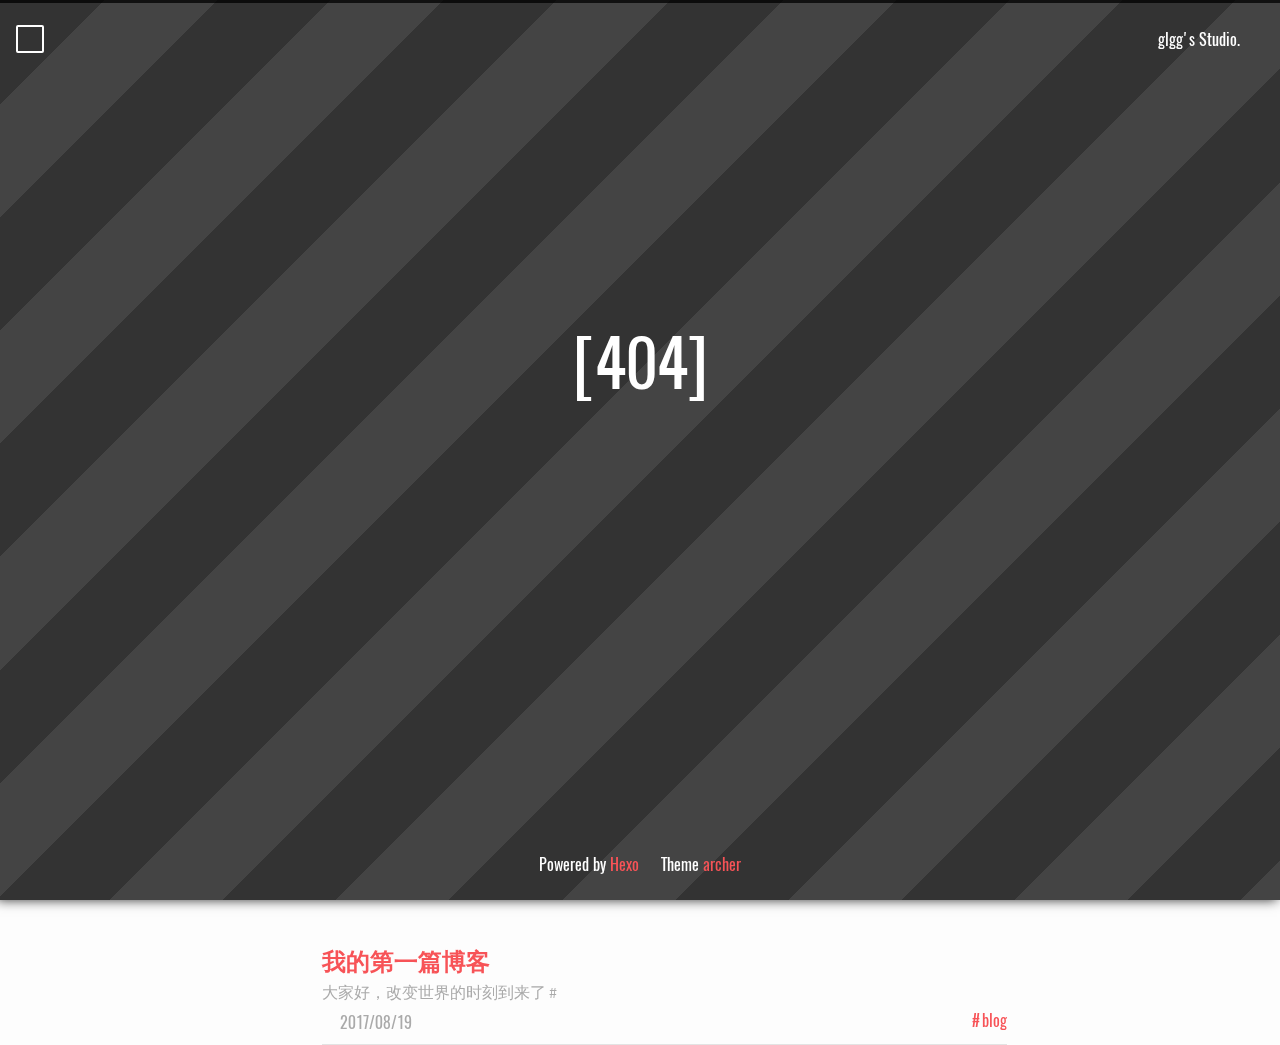
<file: tags/blog/index.html>
<!DOCTYPE html>
<html>
    <head>
    <meta http-equiv="content-type" content="text/html; charset=utf-8">
    <meta name="viewport" content="width=device-width, initial-scale=1.0, maximum-scale=1.0, user-scalable=no" >
    <title>
        
        glgg&#39;s Studio
        
    </title>
    <link rel="icon" href= /assests/favicon.ico>
    <!-- 提前加载place holder  -->
    <style>
        @font-face {
            font-family: 'Oswald-Regular';
            src: url('/font/Oswald-Regular.ttf');
        }
        @font-face {
            font-family: 'Source Sans Pro';
            src: url('/font/Source Sans Pro.woff'),
            url('/font/Source Sans Pro.woff2');
            font-weight: normal;
            font-style: normal;
        }
        @font-face {
            font-family: 'Source Code Pro';
            src: url('/font/SourceCodePro-Regular.ttf.woff'),
            url('/font/SourceCodePro-Regular.ttf.woff2');
            font-weight: normal;
            font-style: normal;
        }
        
        
        .site-intro-placeholder {
        position: absolute;
        z-index: -2;
        top: 0;
        left: 0px;
        width: calc(100% + 300px);
        height: 100%;
        background: repeating-linear-gradient(-45deg, #444 0, #444 80px, #333 80px, #333 160px);
        background-position: center center;
        transform: translate3d(-226px, 0, 0);
        animation: gradient-move 2s ease-in-out 0s 15;
        }
        @keyframes gradient-move {
        0% {
            transform: translate3d(-226px, 0, 0);
        }
        99% {
            transform: translate3d(0, 0, 0);
        }
        99.1% {
            transform: translate3d(-226px, 0, 0);
        }
        100% {
            transform: translate3d(-226px, 0, 0);
        }
    }
    </style>
    <link rel="stylesheet" href="/css/style.css">
    <script src="//cdn.staticfile.org/jquery/3.2.1/jquery.min.js" defer></script>
    
    <script src="/scripts/main.js" defer></script>
    <!-- 百度统计  -->
    
    <!-- 谷歌统计  -->
    
</head>
    
        <body class="four-zero-four-body">
    
    
<header class="header">

    <div class="header-sidebar-menu">&#xe775;</div>
    <!-- post页的toggle banner  -->
    
    <a class="home-link" href=/>glgg's Studio.</a>
</header>
    
    <div class="wrapper">
        <div class="site-intro">
    
    <!-- 主页  -->
    
    
    
    <div class="site-intro-img" style="background-image: url(http://oumn0o088.bkt.clouddn.com/404.jpg)"></div>
    <div class="site-intro-placeholder"></div>
    <div class="site-intro-meta">
        <!-- 标题  -->
        <h1 class="intro-title">
            <!-- 主页  -->
            
            [404]
            
        </h1>
        <!-- 副标题 -->
        <p class="intro-subtitle">
            <!-- 主页副标题  -->
            
            <p class="intro-subtitle"> </p>
        
        <!-- 文章页meta -->
        
    </div>
</div>
        <div class="container">
            <main class="main index-page">
    <div class="qr-mask"></div>
<div class="QRcode-box">
    <p>扫描二维码分享</p>
    <div class="QRcode-close">×</div>
</div>
    
    
    
        <article class="index-post">
            <a class="content-show-full" href = "/2017/08/19/my-first-post/" >
                <div class="abstract-post-title">
                    <h2 class="abstract-title">
                        
                        <span>我的第一篇博客</span>
                    </h2>
                </div>
                <div class="abstract-content">
                    
大家好，改变世界的时刻到来了
#

                </div>
            </a>
            <div class="abstract-post-meta">
                <!-- tags  -->
                
                <div class= abstract-tags >
    
        <a class="post-tag" href="javascript:void(0);" data-href = blog>blog</a>
    
</div>
                
                <!-- date  -->
                <div class="abstract-date">
                    <span class="abstract-calander iconfont-archer"></span><span class="abstract-time">2017/08/19</span>
                </div>
            </div>
        </article>
    
    <!-- paginator  -->
    
</main>
            <!-- profile -->
            
        </div>
        <footer class="footer">
    <!-- social  -->
    
    <div class="social">
        
    
        
            
                <a href="emailto:498436567@qq.com" class="iconfont-archer email" title=email ></a>
            
        
    
        
            
                <a href="//github.com/jack9667" class="iconfont-archer github" target="_blank" title="github"></a>
            
        
    
        
    

    </div>
    
    <!-- powered by Hexo  -->
    <div class="copyright">
        <span id="hexo-power">Powered by <a href="https://hexo.io/" target="_blank">Hexo</a></span><span class="iconfont-archer power">&#xe635;</span>
        <span
            id="theme-info">Theme <a href="https://github.com/fi3ework/hexo-theme-archer" target="_blank">archer</a></span>
    </div>
    <!-- 不蒜子  -->
    
</footer>
    </div>
    <div class="back-top">&#xe639;</div>
    <div class="sidebar">
    <div class="sidebar-header">
        <div class="sidebar-category">
            <span class="sidebar-archive-link"><span class="iconfont-archer">&#xe67d;</span>Archive</span>
            <span class="sidebar-tags-link"><span class="iconfont-archer">&#xe610;</span>Tag</span>
        </div>
    </div>
    <div class="sidebar-content sidebar-content-show-archive">
          <div class="sidebar-archive">
    <!-- 在ejs中将archive按照时间排序 -->
    
    
    
    
    
    
    
    
    
    
    
    
    
    
    
    
    
    
    <div class="total-archive"> Total : 2 </div>
    
    <div class="post-archive">
    
    
    
    
    <div class="archive-year"> 2017 </div>
    <ul class="year-list">
    
    
        <li class="archive-post-item">
            <span class="archive-post-date">08/19</span><a class="archive-post-title" href= "/2017/08/19/my-first-post/" >我的第一篇博客</a>
        </li>
    
    
    
    
    
        </ul>
    
    <div class="archive-year"> Invalid date </div>
    <ul class="year-list">
    
    
        <li class="archive-post-item">
            <span class="archive-post-date">Invalid date</span><a class="archive-post-title" href= "/2017/08/19/hello-world/" >Hello World</a>
        </li>
    
    </div>
  </div>
        <div class="sidebar-tags">
    <div class="sidebar-tags-name">
    
        <span class="sidebar-tag-name"><a href= "#">blog</a></span>
    
    </div>
    <div class="tag-load-fail" style="display: none; color: #ccc; font-size: 0.6rem;">
    缺失模块。<br/>
    1、请确保node版本大于6.2<br/>
    2、在博客根目录（注意不是archer根目录）执行以下命令：<br/>
    <span style="color: #f75357; font-size: 1rem; line-height: 2rem;">npm i hexo-generator-json-content --save</span><br/>
    3、在根目录_config.yml里添加配置：
    <pre style="color: #888; font-size: 0.6rem;">
jsonContent:
  meta: false
  pages: false
  posts:
    title: true
    date: true
    path: true
    text: false
    raw: false
    content: false
    slug: false
    updated: false
    comments: false
    link: false
    permalink: false
    excerpt: false
    categories: false
    tags: true</pre>
    </div> 
    <div class="sidebar-tag-list"></div>
</div>
    </div>
</div> 
    <script>
    var jsInfo = {
        root: '/'
    }
</script>
    <!-- 不蒜子  -->
    
    <!-- CNZZ统计  -->
    
    </div>
    <!--  browser-sync -->
    <!-- <script id="__bs_script__">
    //<![CDATA[
    document.write("<script async src='http://HOST:3000/browser-sync/browser-sync-client.js?v=2.18.12'><\/script>".replace("HOST", location.hostname));
    //]]>
    </script> -->
</html>
</file>
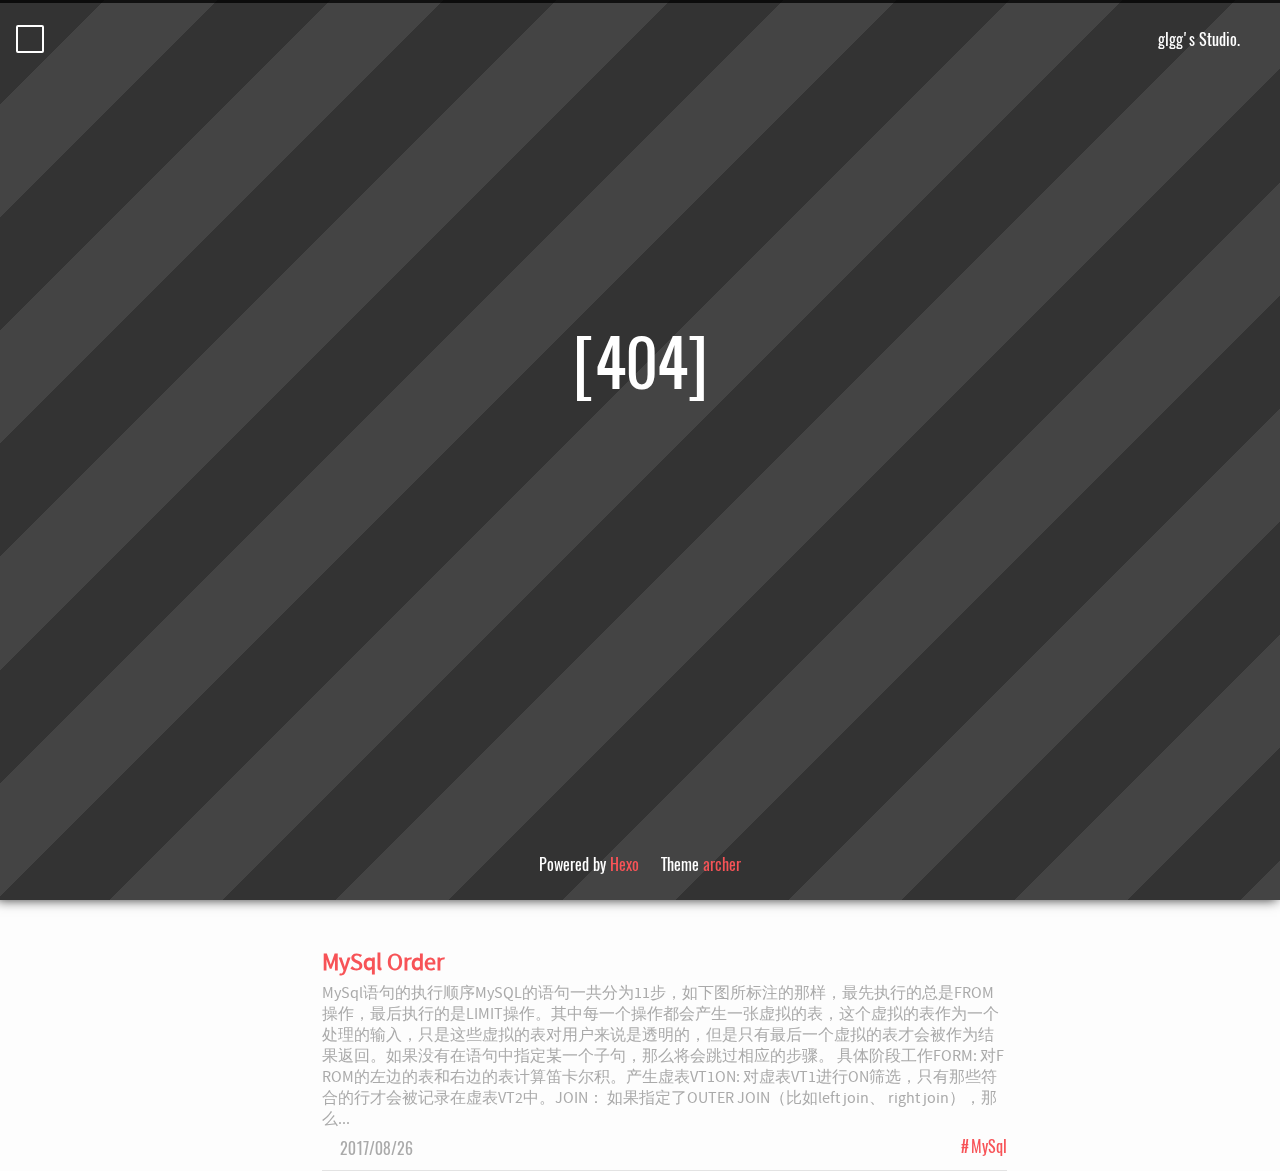
<file: tags/MySql/index.html>
<!DOCTYPE html>
<html>
    <head>
    <meta http-equiv="content-type" content="text/html; charset=utf-8">
    <meta name="viewport" content="width=device-width, initial-scale=1.0, maximum-scale=1.0, user-scalable=no" >
    <title>
        
        glgg&#39;s Studio
        
    </title>
    <link rel="icon" href= /assests/favicon.ico>
    <!-- 提前加载place holder  -->
    <style>
        @font-face {
            font-family: 'Oswald-Regular';
            src: url('/font/Oswald-Regular.ttf');
        }
        @font-face {
            font-family: 'Source Sans Pro';
            src: url('/font/Source Sans Pro.woff'),
            url('/font/Source Sans Pro.woff2');
            font-weight: normal;
            font-style: normal;
        }
        @font-face {
            font-family: 'Source Code Pro';
            src: url('/font/SourceCodePro-Regular.ttf.woff'),
            url('/font/SourceCodePro-Regular.ttf.woff2');
            font-weight: normal;
            font-style: normal;
        }
        
        
        .site-intro-placeholder {
        position: absolute;
        z-index: -2;
        top: 0;
        left: 0px;
        width: calc(100% + 300px);
        height: 100%;
        background: repeating-linear-gradient(-45deg, #444 0, #444 80px, #333 80px, #333 160px);
        background-position: center center;
        transform: translate3d(-226px, 0, 0);
        animation: gradient-move 2s ease-in-out 0s 15;
        }
        @keyframes gradient-move {
        0% {
            transform: translate3d(-226px, 0, 0);
        }
        99% {
            transform: translate3d(0, 0, 0);
        }
        99.1% {
            transform: translate3d(-226px, 0, 0);
        }
        100% {
            transform: translate3d(-226px, 0, 0);
        }
    }
    </style>
    <link rel="stylesheet" href="/css/style.css">
    <script src="//cdn.staticfile.org/jquery/3.2.1/jquery.min.js" defer></script>
    
    <script src="/scripts/main.js" defer></script>
    <!-- 百度统计  -->
    
    <!-- 谷歌统计  -->
    
</head>
    
        <body class="four-zero-four-body">
    
    
<header class="header">

    <div class="header-sidebar-menu">&#xe775;</div>
    <!-- post页的toggle banner  -->
    
    <a class="home-link" href=/>glgg's Studio.</a>
</header>
    
    <div class="wrapper">
        <div class="site-intro">
    
    <!-- 主页  -->
    
    
    
    <div class="site-intro-img" style="background-image: url(http://oumn0o088.bkt.clouddn.com/404.jpg)"></div>
    <div class="site-intro-placeholder"></div>
    <div class="site-intro-meta">
        <!-- 标题  -->
        <h1 class="intro-title">
            <!-- 主页  -->
            
            [404]
            
        </h1>
        <!-- 副标题 -->
        <p class="intro-subtitle">
            <!-- 主页副标题  -->
            
            <p class="intro-subtitle"> </p>
        
        <!-- 文章页meta -->
        
    </div>
</div>
        <div class="container">
            <main class="main index-page">
    <div class="qr-mask"></div>
<div class="QRcode-box">
    <p>扫描二维码分享</p>
    <div class="QRcode-close">×</div>
</div>
    
    
    
        <article class="index-post">
            <a class="content-show-full" href = "/2017/08/26/MySql-Order/" >
                <div class="abstract-post-title">
                    <h2 class="abstract-title">
                        
                        <span>MySql Order</span>
                    </h2>
                </div>
                <div class="abstract-content">
                    MySql语句的执行顺序MySQL的语句一共分为11步，如下图所标注的那样，最先执行的总是FROM操作，最后执行的是LIMIT操作。其中每一个操作都会产生一张虚拟的表，这个虚拟的表作为一个处理的输入，只是这些虚拟的表对用户来说是透明的，但是只有最后一个虚拟的表才会被作为结果返回。如果没有在语句中指定某一个子句，那么将会跳过相应的步骤。
具体阶段工作FORM: 对FROM的左边的表和右边的表计算笛卡尔积。产生虚表VT1ON: 对虚表VT1进行ON筛选，只有那些符合的行才会被记录在虚表VT2中。JOIN： 如果指定了OUTER JOIN（比如left join、 right join），那么...
                </div>
            </a>
            <div class="abstract-post-meta">
                <!-- tags  -->
                
                <div class= abstract-tags >
    
        <a class="post-tag" href="javascript:void(0);" data-href = MySql>MySql</a>
    
</div>
                
                <!-- date  -->
                <div class="abstract-date">
                    <span class="abstract-calander iconfont-archer"></span><span class="abstract-time">2017/08/26</span>
                </div>
            </div>
        </article>
    
    <!-- paginator  -->
    
</main>
            <!-- profile -->
            
        </div>
        <footer class="footer">
    <!-- social  -->
    
    <div class="social">
        
    
        
            
                <a href="emailto:498436567@qq.com" class="iconfont-archer email" title=email ></a>
            
        
    
        
            
                <a href="//github.com/jack9667" class="iconfont-archer github" target="_blank" title="github"></a>
            
        
    
        
    

    </div>
    
    <!-- powered by Hexo  -->
    <div class="copyright">
        <span id="hexo-power">Powered by <a href="https://hexo.io/" target="_blank">Hexo</a></span><span class="iconfont-archer power">&#xe635;</span>
        <span
            id="theme-info">Theme <a href="https://github.com/fi3ework/hexo-theme-archer" target="_blank">archer</a></span>
    </div>
    <!-- 不蒜子  -->
    
</footer>
    </div>
    <div class="back-top">&#xe639;</div>
    <div class="sidebar">
    <div class="sidebar-header">
        <div class="sidebar-category">
            <span class="sidebar-archive-link"><span class="iconfont-archer">&#xe67d;</span>Archive</span>
            <span class="sidebar-tags-link"><span class="iconfont-archer">&#xe610;</span>Tag</span>
        </div>
    </div>
    <div class="sidebar-content sidebar-content-show-archive">
          <div class="sidebar-archive">
    <!-- 在ejs中将archive按照时间排序 -->
    
    
    
    
    
    
    
    
    
    
    
    
    
    
    
    
    
    
    
    
    
    
    
    
    
    
    
    
    
    
    
    
    
    
    
    
    
    
    
    
    
    
    
    
    
    
    
    
    
    
    
    
    
    
    
    
    
    
    <div class="total-archive"> Total : 6 </div>
    
    <div class="post-archive">
    
    
    
    
    <div class="archive-year"> Invalid date </div>
    <ul class="year-list">
    
    
        <li class="archive-post-item">
            <span class="archive-post-date">Invalid date</span><a class="archive-post-title" href= "/2017/08/19/hello-world/" >Hello World</a>
        </li>
    
    
    
    
    
        </ul>
    
    <div class="archive-year"> 2017 </div>
    <ul class="year-list">
    
    
        <li class="archive-post-item">
            <span class="archive-post-date">08/26</span><a class="archive-post-title" href= "/2017/08/26/MySql-Order/" >MySql Order</a>
        </li>
    
    
        <li class="archive-post-item">
            <span class="archive-post-date">08/21</span><a class="archive-post-title" href= "/2017/08/21/FriutNIjiaVR-Project/" >FriutNIjiaVR Project</a>
        </li>
    
    
        <li class="archive-post-item">
            <span class="archive-post-date">08/20</span><a class="archive-post-title" href= "/2017/08/20/ARPG-Project/" >ARPG Project</a>
        </li>
    
    
        <li class="archive-post-item">
            <span class="archive-post-date">08/20</span><a class="archive-post-title" href= "/2017/08/20/VR-project/" >Criminal VR project</a>
        </li>
    
    
        <li class="archive-post-item">
            <span class="archive-post-date">08/19</span><a class="archive-post-title" href= "/2017/08/19/my-first-post/" >我的第一篇博客</a>
        </li>
    
    </div>
  </div>
        <div class="sidebar-tags">
    <div class="sidebar-tags-name">
    
        <span class="sidebar-tag-name"><a href= "#">Project</a></span>
    
        <span class="sidebar-tag-name"><a href= "#">MySql</a></span>
    
        <span class="sidebar-tag-name"><a href= "#">note</a></span>
    
    </div>
    <div class="tag-load-fail" style="display: none; color: #ccc; font-size: 0.6rem;">
    缺失模块。<br/>
    1、请确保node版本大于6.2<br/>
    2、在博客根目录（注意不是archer根目录）执行以下命令：<br/>
    <span style="color: #f75357; font-size: 1rem; line-height: 2rem;">npm i hexo-generator-json-content --save</span><br/>
    3、在根目录_config.yml里添加配置：
    <pre style="color: #888; font-size: 0.6rem;">
jsonContent:
  meta: false
  pages: false
  posts:
    title: true
    date: true
    path: true
    text: false
    raw: false
    content: false
    slug: false
    updated: false
    comments: false
    link: false
    permalink: false
    excerpt: false
    categories: false
    tags: true</pre>
    </div> 
    <div class="sidebar-tag-list"></div>
</div>
    </div>
</div> 
    <script>
    var jsInfo = {
        root: '/'
    }
</script>
    <!-- 不蒜子  -->
    
    <!-- CNZZ统计  -->
    
    </div>
    <!--  browser-sync -->
    <!-- <script id="__bs_script__">
    //<![CDATA[
    document.write("<script async src='http://HOST:3000/browser-sync/browser-sync-client.js?v=2.18.12'><\/script>".replace("HOST", location.hostname));
    //]]>
    </script> -->
</html>
</file>
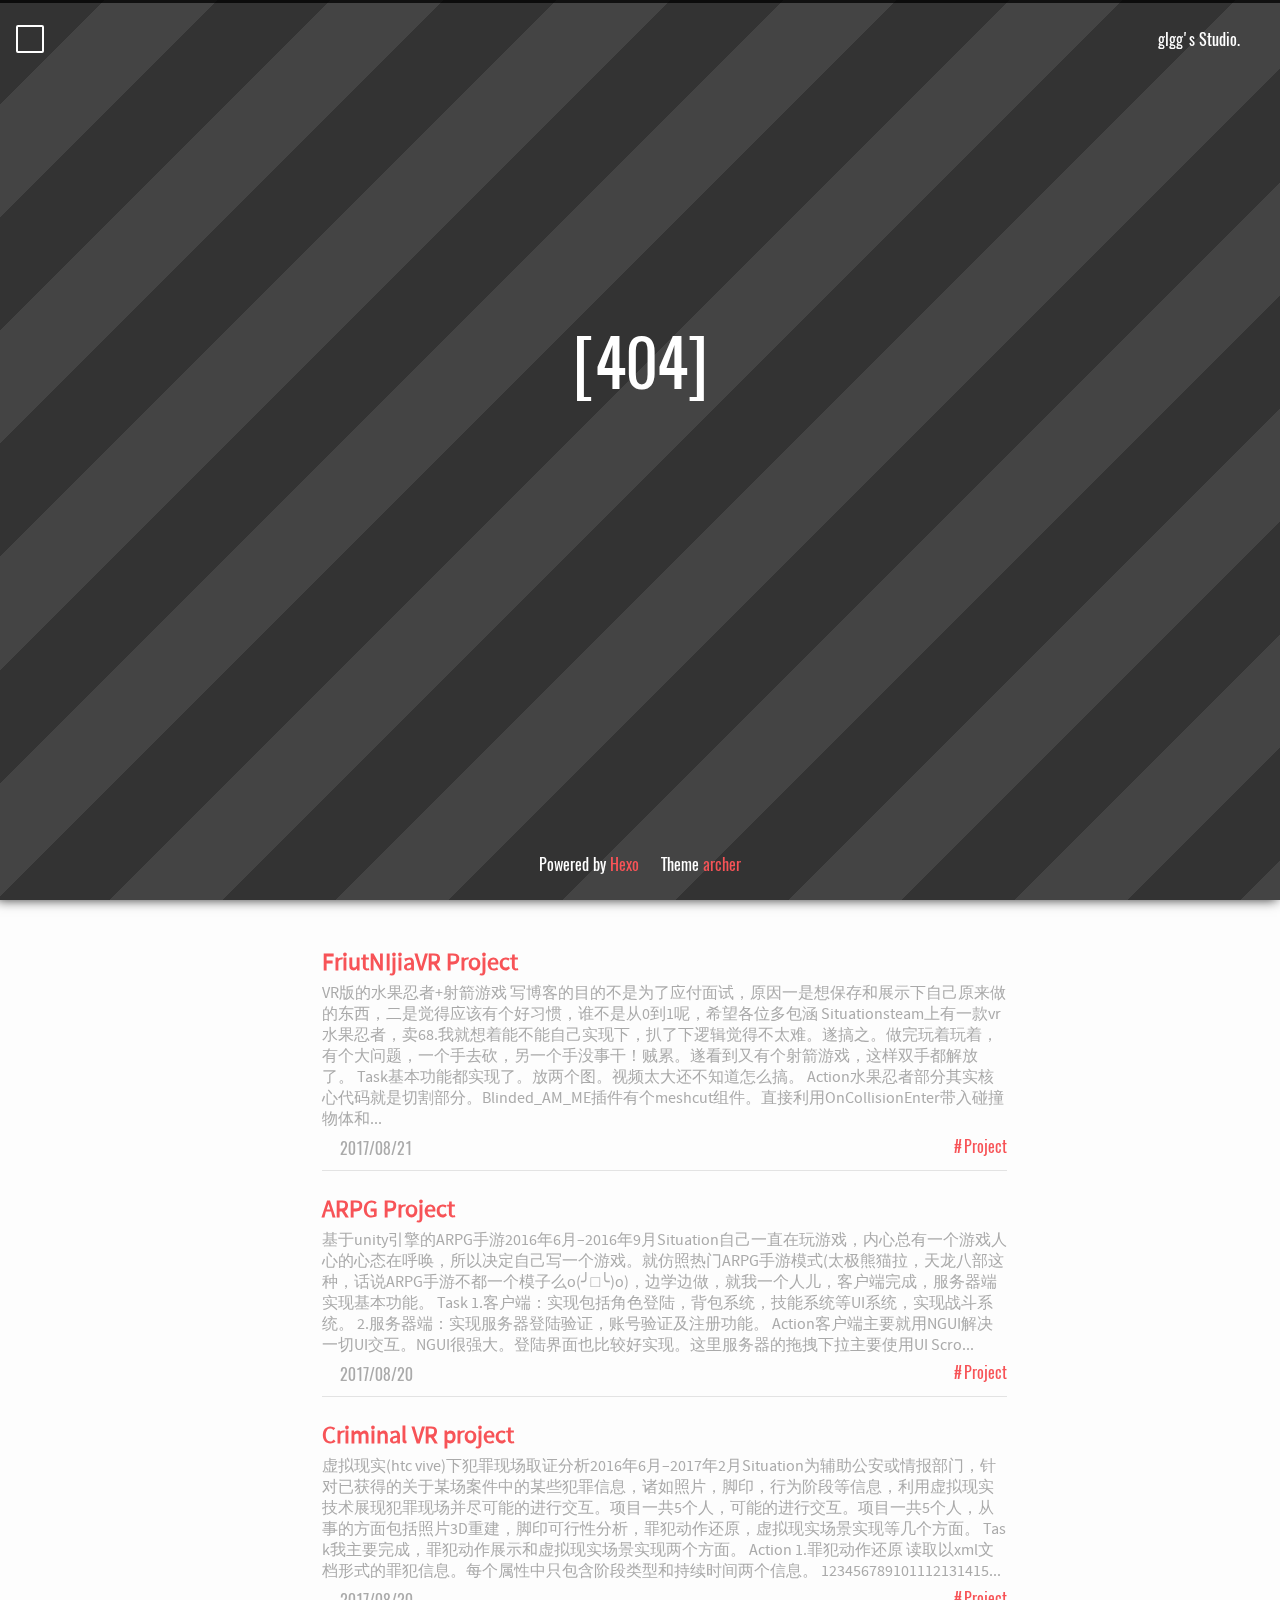
<file: tags/Project/index.html>
<!DOCTYPE html>
<html>
    <head>
    <meta http-equiv="content-type" content="text/html; charset=utf-8">
    <meta name="viewport" content="width=device-width, initial-scale=1.0, maximum-scale=1.0, user-scalable=no" >
    <title>
        
        glgg&#39;s Studio
        
    </title>
    <link rel="icon" href= /assests/favicon.ico>
    <!-- 提前加载place holder  -->
    <style>
        @font-face {
            font-family: 'Oswald-Regular';
            src: url('/font/Oswald-Regular.ttf');
        }
        @font-face {
            font-family: 'Source Sans Pro';
            src: url('/font/Source Sans Pro.woff'),
            url('/font/Source Sans Pro.woff2');
            font-weight: normal;
            font-style: normal;
        }
        @font-face {
            font-family: 'Source Code Pro';
            src: url('/font/SourceCodePro-Regular.ttf.woff'),
            url('/font/SourceCodePro-Regular.ttf.woff2');
            font-weight: normal;
            font-style: normal;
        }
        
        
        .site-intro-placeholder {
        position: absolute;
        z-index: -2;
        top: 0;
        left: 0px;
        width: calc(100% + 300px);
        height: 100%;
        background: repeating-linear-gradient(-45deg, #444 0, #444 80px, #333 80px, #333 160px);
        background-position: center center;
        transform: translate3d(-226px, 0, 0);
        animation: gradient-move 2s ease-in-out 0s 15;
        }
        @keyframes gradient-move {
        0% {
            transform: translate3d(-226px, 0, 0);
        }
        99% {
            transform: translate3d(0, 0, 0);
        }
        99.1% {
            transform: translate3d(-226px, 0, 0);
        }
        100% {
            transform: translate3d(-226px, 0, 0);
        }
    }
    </style>
    <link rel="stylesheet" href="/css/style.css">
    <script src="//cdn.staticfile.org/jquery/3.2.1/jquery.min.js" defer></script>
    
    <script src="/scripts/main.js" defer></script>
    <!-- 百度统计  -->
    
    <!-- 谷歌统计  -->
    
</head>
    
        <body class="four-zero-four-body">
    
    
<header class="header">

    <div class="header-sidebar-menu">&#xe775;</div>
    <!-- post页的toggle banner  -->
    
    <a class="home-link" href=/>glgg's Studio.</a>
</header>
    
    <div class="wrapper">
        <div class="site-intro">
    
    <!-- 主页  -->
    
    
    
    <div class="site-intro-img" style="background-image: url(http://oumn0o088.bkt.clouddn.com/404.jpg)"></div>
    <div class="site-intro-placeholder"></div>
    <div class="site-intro-meta">
        <!-- 标题  -->
        <h1 class="intro-title">
            <!-- 主页  -->
            
            [404]
            
        </h1>
        <!-- 副标题 -->
        <p class="intro-subtitle">
            <!-- 主页副标题  -->
            
            <p class="intro-subtitle"> </p>
        
        <!-- 文章页meta -->
        
    </div>
</div>
        <div class="container">
            <main class="main index-page">
    <div class="qr-mask"></div>
<div class="QRcode-box">
    <p>扫描二维码分享</p>
    <div class="QRcode-close">×</div>
</div>
    
    
    
        <article class="index-post">
            <a class="content-show-full" href = "/2017/08/21/FriutNIjiaVR-Project/" >
                <div class="abstract-post-title">
                    <h2 class="abstract-title">
                        
                        <span>FriutNIjiaVR Project</span>
                    </h2>
                </div>
                <div class="abstract-content">
                    VR版的水果忍者+射箭游戏
写博客的目的不是为了应付面试，原因一是想保存和展示下自己原来做的东西，二是觉得应该有个好习惯，谁不是从0到1呢，希望各位多包涵

Situationsteam上有一款vr水果忍者，卖68.我就想着能不能自己实现下，扒了下逻辑觉得不太难。遂搞之。做完玩着玩着，有个大问题，一个手去砍，另一个手没事干！贼累。遂看到又有个射箭游戏，这样双手都解放了。
Task基本功能都实现了。放两个图。视频太大还不知道怎么搞。
Action水果忍者部分其实核心代码就是切割部分。Blinded_AM_ME插件有个meshcut组件。直接利用OnCollisionEnter带入碰撞物体和...
                </div>
            </a>
            <div class="abstract-post-meta">
                <!-- tags  -->
                
                <div class= abstract-tags >
    
        <a class="post-tag" href="javascript:void(0);" data-href = Project>Project</a>
    
</div>
                
                <!-- date  -->
                <div class="abstract-date">
                    <span class="abstract-calander iconfont-archer"></span><span class="abstract-time">2017/08/21</span>
                </div>
            </div>
        </article>
    
    
    
        <article class="index-post">
            <a class="content-show-full" href = "/2017/08/20/ARPG-Project/" >
                <div class="abstract-post-title">
                    <h2 class="abstract-title">
                        
                        <span>ARPG Project</span>
                    </h2>
                </div>
                <div class="abstract-content">
                    基于unity引擎的ARPG手游2016年6月–2016年9月Situation自己一直在玩游戏，内心总有一个游戏人心的心态在呼唤，所以决定自己写一个游戏。就仿照热门ARPG手游模式(太极熊猫拉，天龙八部这种，话说ARPG手游不都一个模子么o(╯□╰)o)，边学边做，就我一个人儿，客户端完成，服务器端实现基本功能。
Task
1.客户端：实现包括角色登陆，背包系统，技能系统等UI系统，实现战斗系统。
2.服务器端：实现服务器登陆验证，账号验证及注册功能。

Action客户端主要就用NGUI解决一切UI交互。NGUI很强大。登陆界面也比较好实现。这里服务器的拖拽下拉主要使用UI Scro...
                </div>
            </a>
            <div class="abstract-post-meta">
                <!-- tags  -->
                
                <div class= abstract-tags >
    
        <a class="post-tag" href="javascript:void(0);" data-href = Project>Project</a>
    
</div>
                
                <!-- date  -->
                <div class="abstract-date">
                    <span class="abstract-calander iconfont-archer"></span><span class="abstract-time">2017/08/20</span>
                </div>
            </div>
        </article>
    
    
    
        <article class="index-post">
            <a class="content-show-full" href = "/2017/08/20/VR-project/" >
                <div class="abstract-post-title">
                    <h2 class="abstract-title">
                        
                        <span>Criminal VR project</span>
                    </h2>
                </div>
                <div class="abstract-content">
                    虚拟现实(htc vive)下犯罪现场取证分析2016年6月–2017年2月Situation为辅助公安或情报部门，针对已获得的关于某场案件中的某些犯罪信息，诸如照片，脚印，行为阶段等信息，利用虚拟现实技术展现犯罪现场并尽可能的进行交互。项目一共5个人，可能的进行交互。项目一共5个人，从事的方面包括照片3D重建，脚印可行性分析，罪犯动作还原，虚拟现实场景实现等几个方面。
Task我主要完成，罪犯动作展示和虚拟现实场景实现两个方面。
Action
1.罪犯动作还原  读取以xml文档形式的罪犯信息。每个属性中只包含阶段类型和持续时间两个信息。
  123456789101112131415...
                </div>
            </a>
            <div class="abstract-post-meta">
                <!-- tags  -->
                
                <div class= abstract-tags >
    
        <a class="post-tag" href="javascript:void(0);" data-href = Project>Project</a>
    
</div>
                
                <!-- date  -->
                <div class="abstract-date">
                    <span class="abstract-calander iconfont-archer"></span><span class="abstract-time">2017/08/20</span>
                </div>
            </div>
        </article>
    
    <!-- paginator  -->
    
</main>
            <!-- profile -->
            
        </div>
        <footer class="footer">
    <!-- social  -->
    
    <div class="social">
        
    
        
            
                <a href="emailto:498436567@qq.com" class="iconfont-archer email" title=email ></a>
            
        
    
        
            
                <a href="//github.com/jack9667" class="iconfont-archer github" target="_blank" title="github"></a>
            
        
    
        
    

    </div>
    
    <!-- powered by Hexo  -->
    <div class="copyright">
        <span id="hexo-power">Powered by <a href="https://hexo.io/" target="_blank">Hexo</a></span><span class="iconfont-archer power">&#xe635;</span>
        <span
            id="theme-info">Theme <a href="https://github.com/fi3ework/hexo-theme-archer" target="_blank">archer</a></span>
    </div>
    <!-- 不蒜子  -->
    
</footer>
    </div>
    <div class="back-top">&#xe639;</div>
    <div class="sidebar">
    <div class="sidebar-header">
        <div class="sidebar-category">
            <span class="sidebar-archive-link"><span class="iconfont-archer">&#xe67d;</span>Archive</span>
            <span class="sidebar-tags-link"><span class="iconfont-archer">&#xe610;</span>Tag</span>
        </div>
    </div>
    <div class="sidebar-content sidebar-content-show-archive">
          <div class="sidebar-archive">
    <!-- 在ejs中将archive按照时间排序 -->
    
    
    
    
    
    
    
    
    
    
    
    
    
    
    
    
    
    
    
    
    
    
    
    
    
    
    
    
    
    
    
    
    
    
    
    
    
    
    
    
    
    
    
    
    
    
    
    
    
    
    
    
    
    
    
    
    
    
    <div class="total-archive"> Total : 6 </div>
    
    <div class="post-archive">
    
    
    
    
    <div class="archive-year"> Invalid date </div>
    <ul class="year-list">
    
    
        <li class="archive-post-item">
            <span class="archive-post-date">Invalid date</span><a class="archive-post-title" href= "/2017/08/19/hello-world/" >Hello World</a>
        </li>
    
    
    
    
    
        </ul>
    
    <div class="archive-year"> 2017 </div>
    <ul class="year-list">
    
    
        <li class="archive-post-item">
            <span class="archive-post-date">08/26</span><a class="archive-post-title" href= "/2017/08/26/MySql-Order/" >MySql Order</a>
        </li>
    
    
        <li class="archive-post-item">
            <span class="archive-post-date">08/21</span><a class="archive-post-title" href= "/2017/08/21/FriutNIjiaVR-Project/" >FriutNIjiaVR Project</a>
        </li>
    
    
        <li class="archive-post-item">
            <span class="archive-post-date">08/20</span><a class="archive-post-title" href= "/2017/08/20/ARPG-Project/" >ARPG Project</a>
        </li>
    
    
        <li class="archive-post-item">
            <span class="archive-post-date">08/20</span><a class="archive-post-title" href= "/2017/08/20/VR-project/" >Criminal VR project</a>
        </li>
    
    
        <li class="archive-post-item">
            <span class="archive-post-date">08/19</span><a class="archive-post-title" href= "/2017/08/19/my-first-post/" >我的第一篇博客</a>
        </li>
    
    </div>
  </div>
        <div class="sidebar-tags">
    <div class="sidebar-tags-name">
    
        <span class="sidebar-tag-name"><a href= "#">Project</a></span>
    
        <span class="sidebar-tag-name"><a href= "#">MySql</a></span>
    
        <span class="sidebar-tag-name"><a href= "#">note</a></span>
    
    </div>
    <div class="tag-load-fail" style="display: none; color: #ccc; font-size: 0.6rem;">
    缺失模块。<br/>
    1、请确保node版本大于6.2<br/>
    2、在博客根目录（注意不是archer根目录）执行以下命令：<br/>
    <span style="color: #f75357; font-size: 1rem; line-height: 2rem;">npm i hexo-generator-json-content --save</span><br/>
    3、在根目录_config.yml里添加配置：
    <pre style="color: #888; font-size: 0.6rem;">
jsonContent:
  meta: false
  pages: false
  posts:
    title: true
    date: true
    path: true
    text: false
    raw: false
    content: false
    slug: false
    updated: false
    comments: false
    link: false
    permalink: false
    excerpt: false
    categories: false
    tags: true</pre>
    </div> 
    <div class="sidebar-tag-list"></div>
</div>
    </div>
</div> 
    <script>
    var jsInfo = {
        root: '/'
    }
</script>
    <!-- 不蒜子  -->
    
    <!-- CNZZ统计  -->
    
    </div>
    <!--  browser-sync -->
    <!-- <script id="__bs_script__">
    //<![CDATA[
    document.write("<script async src='http://HOST:3000/browser-sync/browser-sync-client.js?v=2.18.12'><\/script>".replace("HOST", location.hostname));
    //]]>
    </script> -->
</html>
</file>
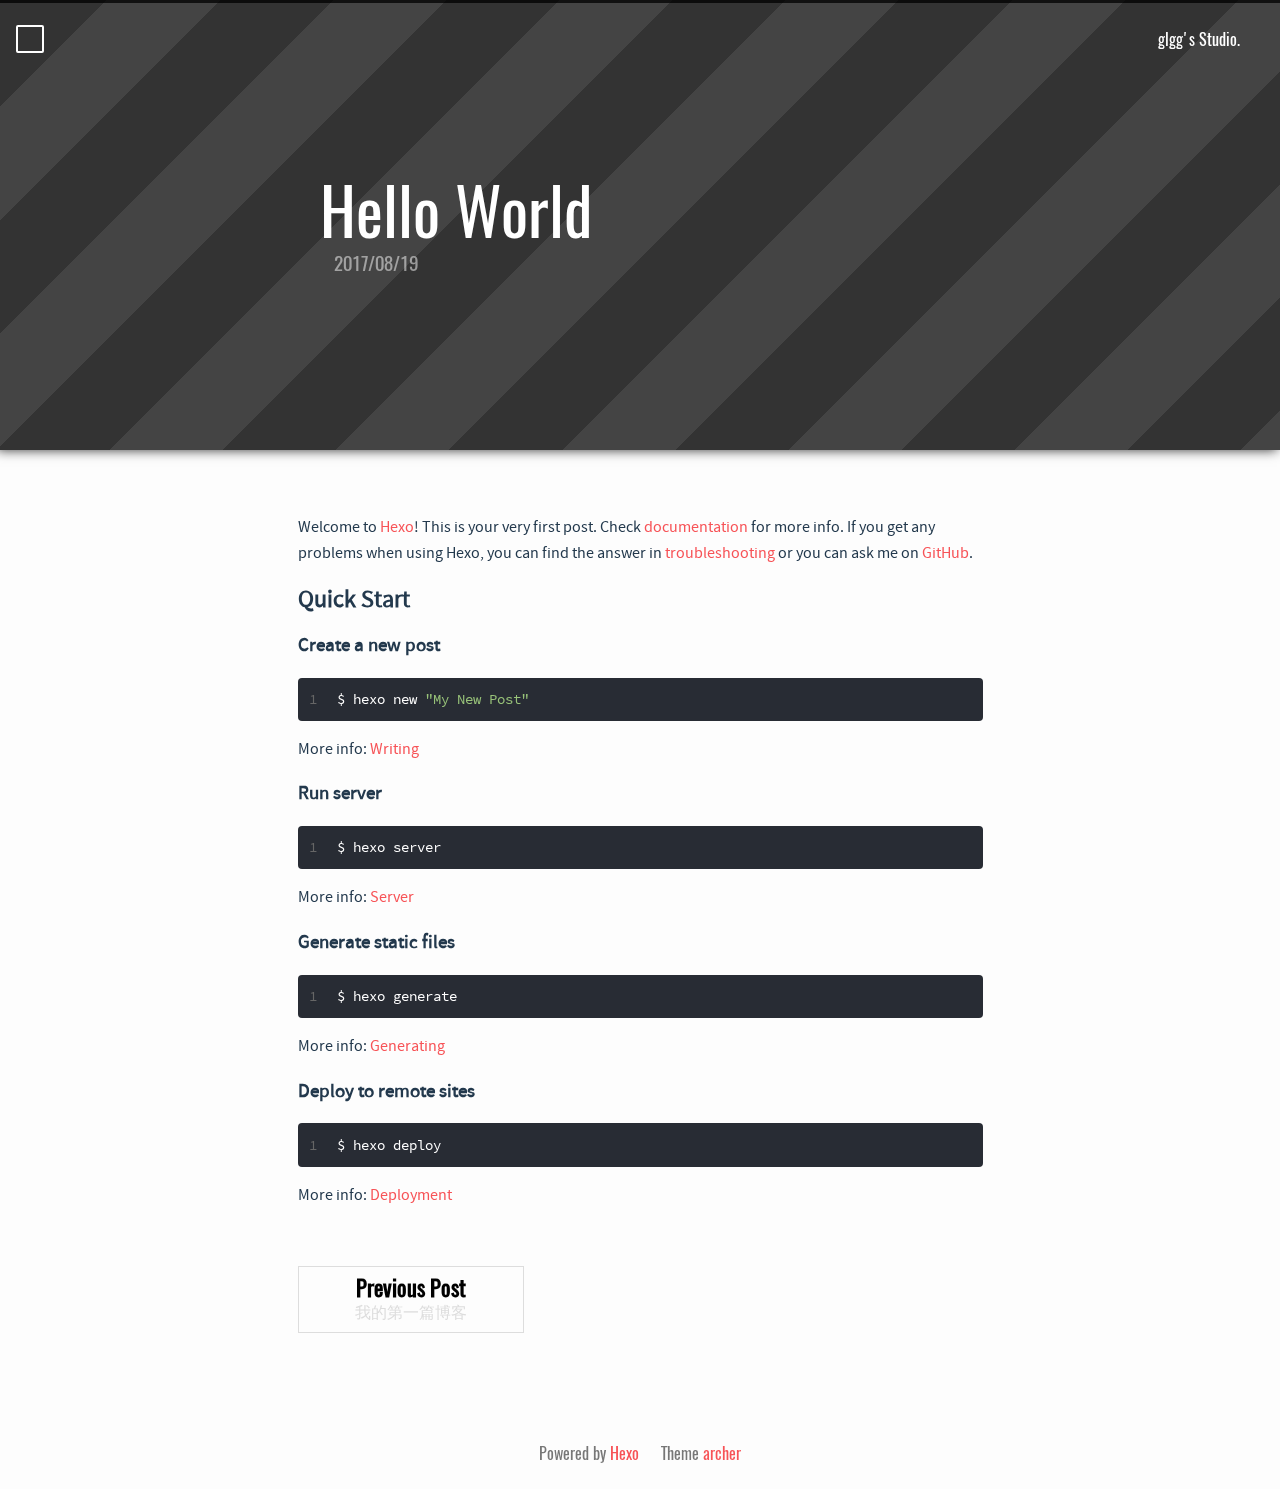
<file: 2017/08/19/hello-world/index.html>
<!DOCTYPE html>
<html>
    <head>
    <meta http-equiv="content-type" content="text/html; charset=utf-8">
    <meta name="viewport" content="width=device-width, initial-scale=1.0, maximum-scale=1.0, user-scalable=no" >
    <title>
        
        Hello World · glgg&#39;s Studio
        
    </title>
    <link rel="icon" href= /assests/favicon.ico>
    <!-- 提前加载place holder  -->
    <style>
        @font-face {
            font-family: 'Oswald-Regular';
            src: url('/font/Oswald-Regular.ttf');
        }
        @font-face {
            font-family: 'Source Sans Pro';
            src: url('/font/Source Sans Pro.woff'),
            url('/font/Source Sans Pro.woff2');
            font-weight: normal;
            font-style: normal;
        }
        @font-face {
            font-family: 'Source Code Pro';
            src: url('/font/SourceCodePro-Regular.ttf.woff'),
            url('/font/SourceCodePro-Regular.ttf.woff2');
            font-weight: normal;
            font-style: normal;
        }
        
        
        .site-intro-placeholder {
        position: absolute;
        z-index: -2;
        top: 0;
        left: 0px;
        width: calc(100% + 300px);
        height: 100%;
        background: repeating-linear-gradient(-45deg, #444 0, #444 80px, #333 80px, #333 160px);
        background-position: center center;
        transform: translate3d(-226px, 0, 0);
        animation: gradient-move 2s ease-in-out 0s 15;
        }
        @keyframes gradient-move {
        0% {
            transform: translate3d(-226px, 0, 0);
        }
        99% {
            transform: translate3d(0, 0, 0);
        }
        99.1% {
            transform: translate3d(-226px, 0, 0);
        }
        100% {
            transform: translate3d(-226px, 0, 0);
        }
    }
    </style>
    <link rel="stylesheet" href="/css/style.css">
    <script src="//cdn.staticfile.org/jquery/3.2.1/jquery.min.js" defer></script>
    
    <script src="/scripts/main.js" defer></script>
    <!-- 百度统计  -->
    
    <!-- 谷歌统计  -->
    
</head>
    
        <body class="post-body">
    
    
<header class="header">

    <div class="header-sidebar-menu">&#xe775;</div>
    <!-- post页的toggle banner  -->
    
    <div class="banner">
        <div class="toggle-banner">
            <div class="blog-title">
                <a href="/" >glgg&#39;s Studio.</a>
            </div>
            <div class="post-banner">
                <span class="post-name">Hello World</span>
            </div>
        </div>
    </div>
    
    <a class="home-link" href=/>glgg's Studio.</a>
</header>
    
    
    <div class="wrapper">
        <div class="site-intro">
    
    <!-- 主页  -->
    
    
    <!-- 404页  -->
    
    <div class="site-intro-img" style="background-image: url(http://oumn0o088.bkt.clouddn.com/post-bg.jpg)"></div>
    <div class="site-intro-placeholder"></div>
    <div class="site-intro-meta">
        <!-- 标题  -->
        <h1 class="intro-title">
            <!-- 主页  -->
            
            Hello World
            <!-- 404 -->
            
        </h1>
        <!-- 副标题 -->
        <p class="intro-subtitle">
            <!-- 主页副标题  -->
            
            
        </p>
        <!-- 404 -->
        
        <!-- 文章页meta -->
        
            <!-- 文章页标签  -->
            
            <div class="post-intro-meta">
                <span class="post-intro-calander iconfont-archer">&#xe676;</span>
                <span class="post-intro-time">2017/08/19</span>
            </div>
            <!-- 

<div class="post-share iconfont-archer">
    <ul class="share-box" data-href = "/2017/08/19/hello-world/" data-title = "Hello World" >
        <li class="to-weibo">分享到微博</li>
        <li class="to-wechat">分享到微信</li>
        <li class="to-qq">分享到QQ</li>
        <li class="to-twitter">分享到twitter</li>
    </ul>
</div> -->
        
    </div>
</div>
        <div class="container">
            <main class="main post-page">
    <div class="qr-mask"></div>
<div class="QRcode-box">
    <p>扫描二维码分享</p>
    <div class="QRcode-close">×</div>
</div>
    <article class="article-entry">
        <p>Welcome to <a href="https://hexo.io/" target="_blank" rel="external">Hexo</a>! This is your very first post. Check <a href="https://hexo.io/docs/" target="_blank" rel="external">documentation</a> for more info. If you get any problems when using Hexo, you can find the answer in <a href="https://hexo.io/docs/troubleshooting.html" target="_blank" rel="external">troubleshooting</a> or you can ask me on <a href="https://github.com/hexojs/hexo/issues" target="_blank" rel="external">GitHub</a>.</p>
<h2 id="Quick-Start"><a href="#Quick-Start" class="headerlink" title="Quick Start"></a>Quick Start</h2><h3 id="Create-a-new-post"><a href="#Create-a-new-post" class="headerlink" title="Create a new post"></a>Create a new post</h3><figure class="highlight bash"><table><tr><td class="gutter"><pre><div class="line">1</div></pre></td><td class="code"><pre><div class="line">$ hexo new <span class="string">"My New Post"</span></div></pre></td></tr></table></figure>
<p>More info: <a href="https://hexo.io/docs/writing.html" target="_blank" rel="external">Writing</a></p>
<h3 id="Run-server"><a href="#Run-server" class="headerlink" title="Run server"></a>Run server</h3><figure class="highlight bash"><table><tr><td class="gutter"><pre><div class="line">1</div></pre></td><td class="code"><pre><div class="line">$ hexo server</div></pre></td></tr></table></figure>
<p>More info: <a href="https://hexo.io/docs/server.html" target="_blank" rel="external">Server</a></p>
<h3 id="Generate-static-files"><a href="#Generate-static-files" class="headerlink" title="Generate static files"></a>Generate static files</h3><figure class="highlight bash"><table><tr><td class="gutter"><pre><div class="line">1</div></pre></td><td class="code"><pre><div class="line">$ hexo generate</div></pre></td></tr></table></figure>
<p>More info: <a href="https://hexo.io/docs/generating.html" target="_blank" rel="external">Generating</a></p>
<h3 id="Deploy-to-remote-sites"><a href="#Deploy-to-remote-sites" class="headerlink" title="Deploy to remote sites"></a>Deploy to remote sites</h3><figure class="highlight bash"><table><tr><td class="gutter"><pre><div class="line">1</div></pre></td><td class="code"><pre><div class="line">$ hexo deploy</div></pre></td></tr></table></figure>
<p>More info: <a href="https://hexo.io/docs/deployment.html" target="_blank" rel="external">Deployment</a></p>

    </article>
    <!-- 前后页  -->
    <ul class="post-pager">
        
            <li class="previous">
                <a href= "/2017/08/19/my-first-post/" title= 我的第一篇博客 >
                    <span>Previous Post</span>
                    <span>我的第一篇博客</span>
                </a>
            </li>
        
        
    </ul>
    <!-- 来必力City版安装代码 -->

    

<!-- City版安装代码已完成 -->
</main>
            <!-- profile -->
            
        </div>
        <footer class="footer">
    <!-- social  -->
    
    <div class="social">
        
    
        
            
                <a href="emailto:498436567@qq.com" class="iconfont-archer email" title=email ></a>
            
        
    
        
            
                <a href="//github.com/jack9667" class="iconfont-archer github" target="_blank" title="github"></a>
            
        
    
        
    

    </div>
    
    <!-- powered by Hexo  -->
    <div class="copyright">
        <span id="hexo-power">Powered by <a href="https://hexo.io/" target="_blank">Hexo</a></span><span class="iconfont-archer power">&#xe635;</span>
        <span
            id="theme-info">Theme <a href="https://github.com/fi3ework/hexo-theme-archer" target="_blank">archer</a></span>
    </div>
    <!-- 不蒜子  -->
    
</footer>
    </div>
    <div class="back-top">&#xe639;</div>
    <div class="sidebar">
    <div class="sidebar-header">
        <div class="sidebar-category">
            <span class="sidebar-archive-link"><span class="iconfont-archer">&#xe67d;</span>Archive</span>
            <span class="sidebar-tags-link"><span class="iconfont-archer">&#xe610;</span>Tag</span>
        </div>
    </div>
    <div class="sidebar-content sidebar-content-show-archive">
          <div class="sidebar-archive">
    <!-- 在ejs中将archive按照时间排序 -->
    
    
    
    
    
    
    
    
    
    
    
    
    
    
    
    
    
    
    
    
    
    
    
    
    
    
    
    
    
    
    
    
    
    
    
    
    
    
    
    
    
    
    
    
    
    
    
    
    
    
    
    
    
    
    
    
    
    
    <div class="total-archive"> Total : 6 </div>
    
    <div class="post-archive">
    
    
    
    
    <div class="archive-year"> Invalid date </div>
    <ul class="year-list">
    
    
        <li class="archive-post-item">
            <span class="archive-post-date">Invalid date</span><a class="archive-post-title" href= "/2017/08/19/hello-world/" >Hello World</a>
        </li>
    
    
    
    
    
        </ul>
    
    <div class="archive-year"> 2017 </div>
    <ul class="year-list">
    
    
        <li class="archive-post-item">
            <span class="archive-post-date">08/26</span><a class="archive-post-title" href= "/2017/08/26/MySql-Order/" >MySql Order</a>
        </li>
    
    
        <li class="archive-post-item">
            <span class="archive-post-date">08/21</span><a class="archive-post-title" href= "/2017/08/21/FriutNIjiaVR-Project/" >FriutNIjiaVR Project</a>
        </li>
    
    
        <li class="archive-post-item">
            <span class="archive-post-date">08/20</span><a class="archive-post-title" href= "/2017/08/20/ARPG-Project/" >ARPG Project</a>
        </li>
    
    
        <li class="archive-post-item">
            <span class="archive-post-date">08/20</span><a class="archive-post-title" href= "/2017/08/20/VR-project/" >Criminal VR project</a>
        </li>
    
    
        <li class="archive-post-item">
            <span class="archive-post-date">08/19</span><a class="archive-post-title" href= "/2017/08/19/my-first-post/" >我的第一篇博客</a>
        </li>
    
    </div>
  </div>
        <div class="sidebar-tags">
    <div class="sidebar-tags-name">
    
        <span class="sidebar-tag-name"><a href= "#">Project</a></span>
    
        <span class="sidebar-tag-name"><a href= "#">MySql</a></span>
    
        <span class="sidebar-tag-name"><a href= "#">note</a></span>
    
    </div>
    <div class="tag-load-fail" style="display: none; color: #ccc; font-size: 0.6rem;">
    缺失模块。<br/>
    1、请确保node版本大于6.2<br/>
    2、在博客根目录（注意不是archer根目录）执行以下命令：<br/>
    <span style="color: #f75357; font-size: 1rem; line-height: 2rem;">npm i hexo-generator-json-content --save</span><br/>
    3、在根目录_config.yml里添加配置：
    <pre style="color: #888; font-size: 0.6rem;">
jsonContent:
  meta: false
  pages: false
  posts:
    title: true
    date: true
    path: true
    text: false
    raw: false
    content: false
    slug: false
    updated: false
    comments: false
    link: false
    permalink: false
    excerpt: false
    categories: false
    tags: true</pre>
    </div> 
    <div class="sidebar-tag-list"></div>
</div>
    </div>
</div> 
    <script>
    var jsInfo = {
        root: '/'
    }
</script>
    <!-- 不蒜子  -->
    
    <!-- CNZZ统计  -->
    
    </div>
    <!--  browser-sync -->
    <!-- <script id="__bs_script__">
    //<![CDATA[
    document.write("<script async src='http://HOST:3000/browser-sync/browser-sync-client.js?v=2.18.12'><\/script>".replace("HOST", location.hostname));
    //]]>
    </script> -->
</html>
</file>
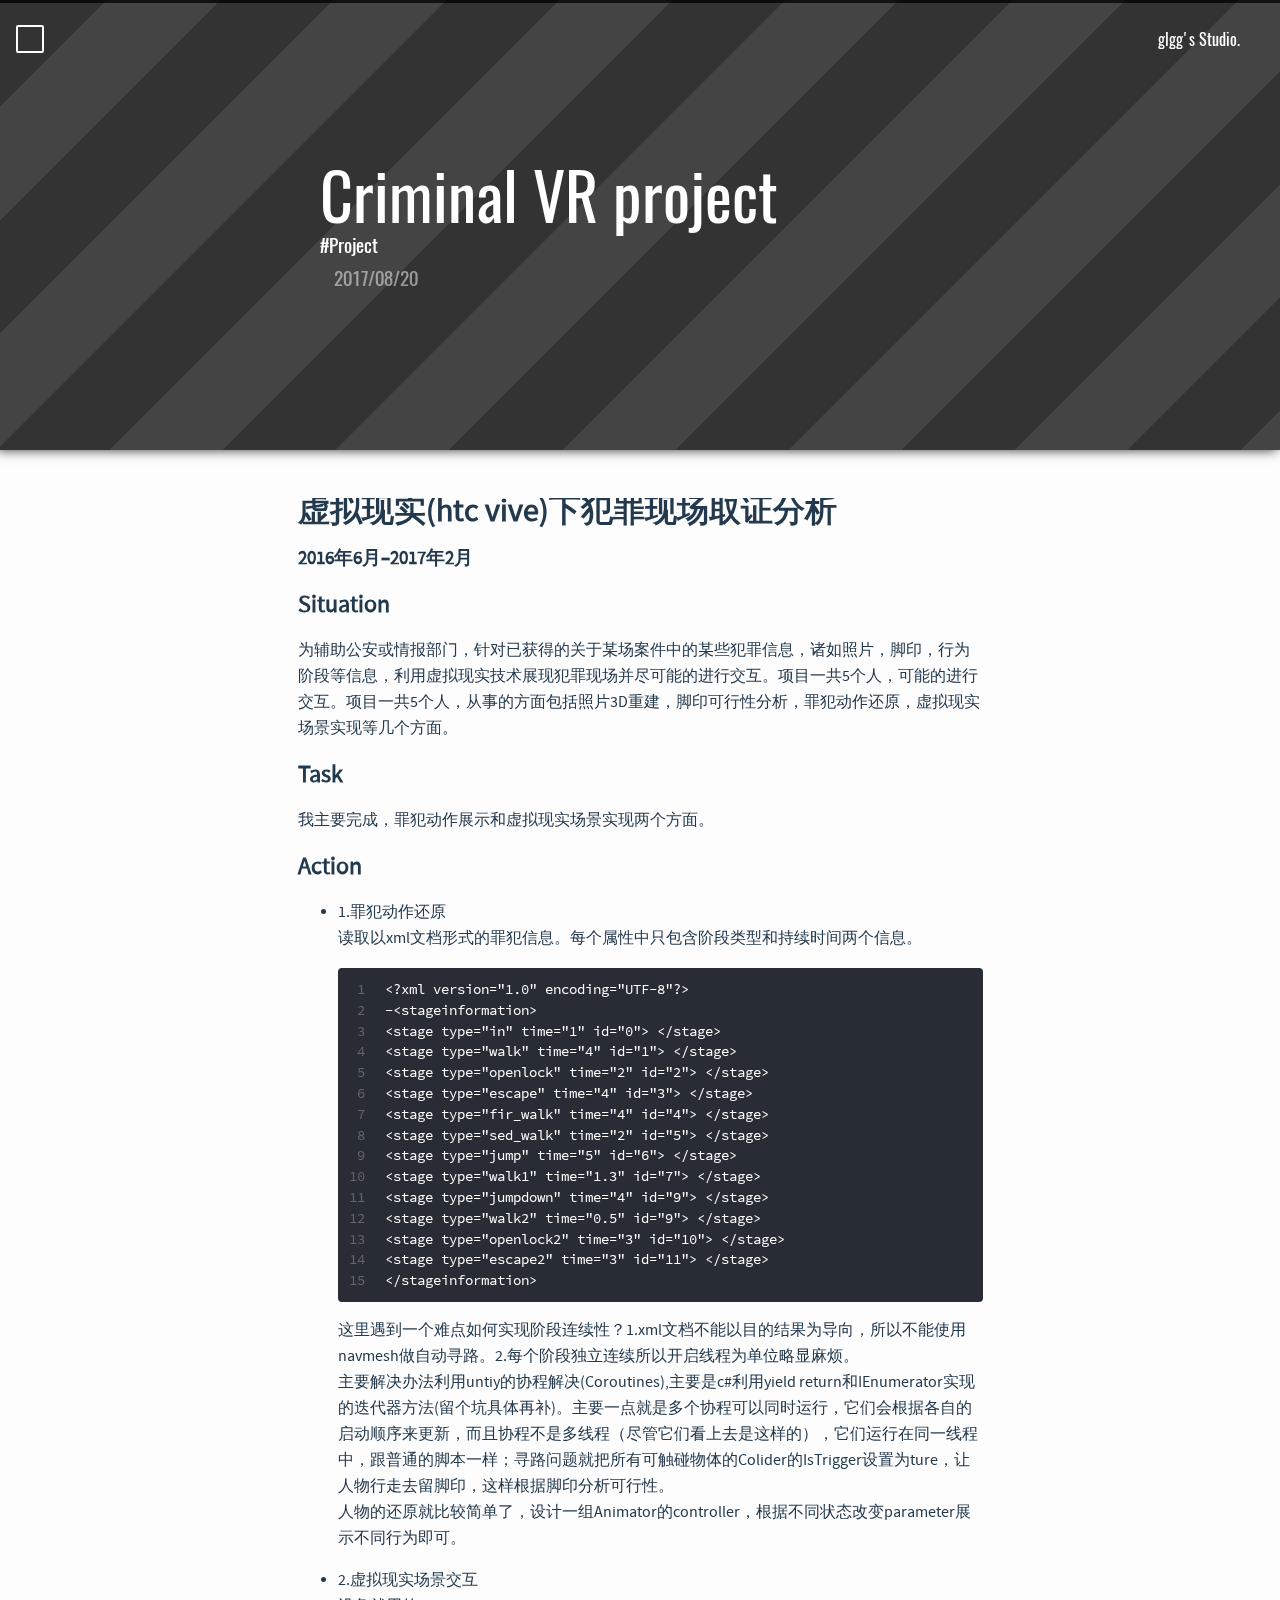
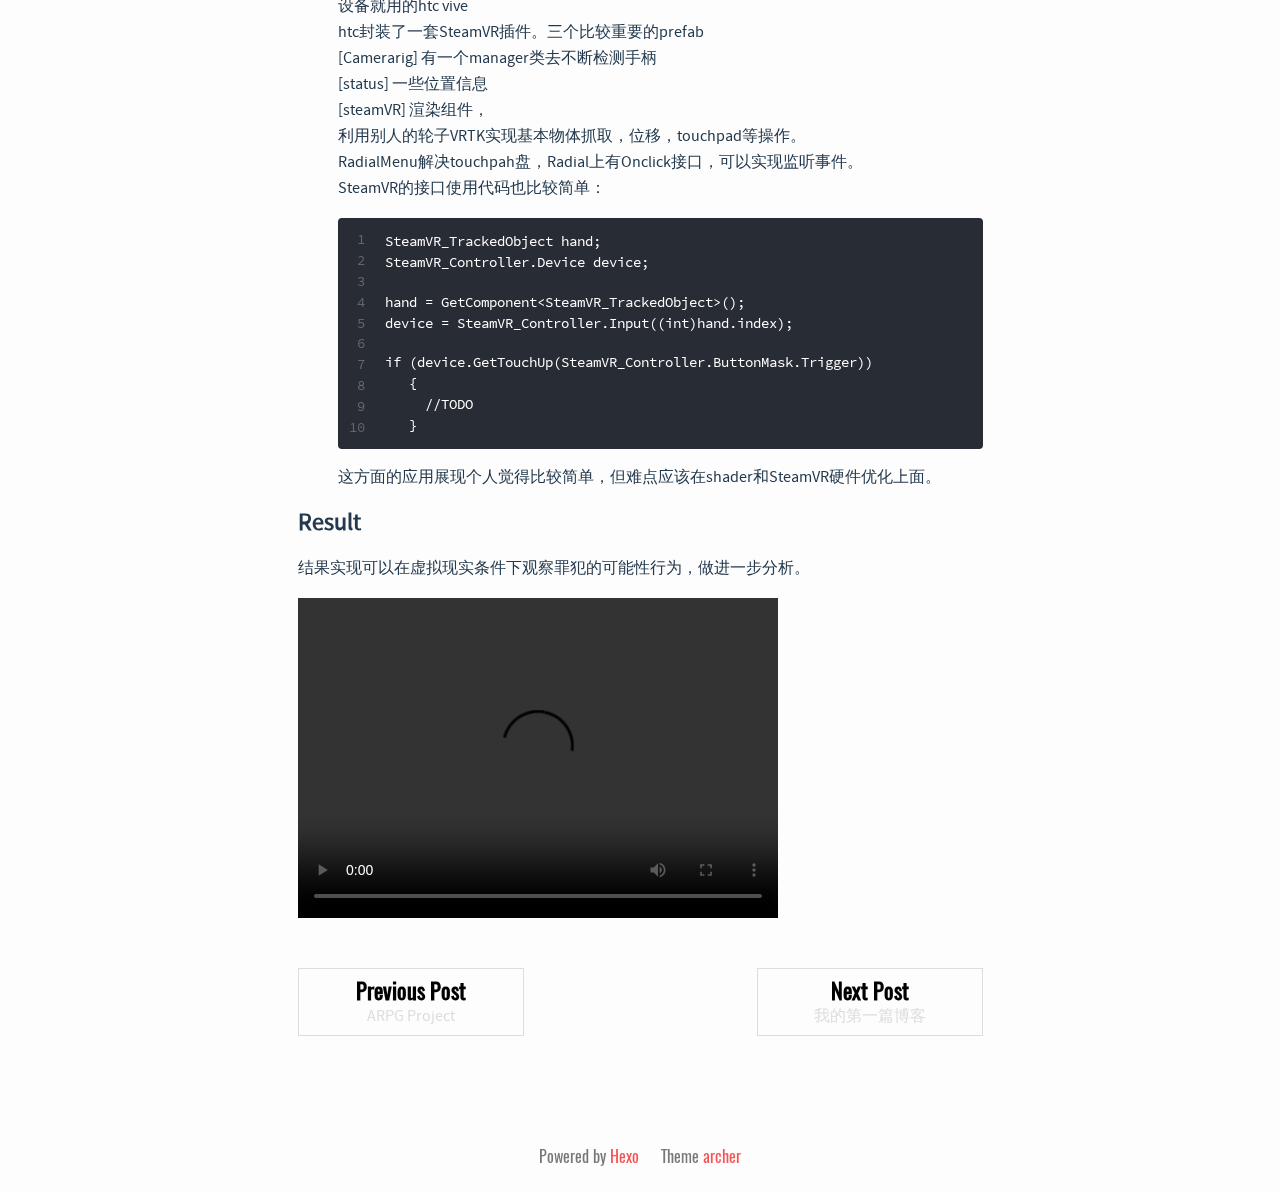
<file: 2017/08/20/VR-project/index.html>
<!DOCTYPE html>
<html>
    <head>
    <meta http-equiv="content-type" content="text/html; charset=utf-8">
    <meta name="viewport" content="width=device-width, initial-scale=1.0, maximum-scale=1.0, user-scalable=no" >
    <title>
        
        Criminal VR project · glgg&#39;s Studio
        
    </title>
    <link rel="icon" href= /assests/favicon.ico>
    <!-- 提前加载place holder  -->
    <style>
        @font-face {
            font-family: 'Oswald-Regular';
            src: url('/font/Oswald-Regular.ttf');
        }
        @font-face {
            font-family: 'Source Sans Pro';
            src: url('/font/Source Sans Pro.woff'),
            url('/font/Source Sans Pro.woff2');
            font-weight: normal;
            font-style: normal;
        }
        @font-face {
            font-family: 'Source Code Pro';
            src: url('/font/SourceCodePro-Regular.ttf.woff'),
            url('/font/SourceCodePro-Regular.ttf.woff2');
            font-weight: normal;
            font-style: normal;
        }
        
        
        .site-intro-placeholder {
        position: absolute;
        z-index: -2;
        top: 0;
        left: 0px;
        width: calc(100% + 300px);
        height: 100%;
        background: repeating-linear-gradient(-45deg, #444 0, #444 80px, #333 80px, #333 160px);
        background-position: center center;
        transform: translate3d(-226px, 0, 0);
        animation: gradient-move 2s ease-in-out 0s 15;
        }
        @keyframes gradient-move {
        0% {
            transform: translate3d(-226px, 0, 0);
        }
        99% {
            transform: translate3d(0, 0, 0);
        }
        99.1% {
            transform: translate3d(-226px, 0, 0);
        }
        100% {
            transform: translate3d(-226px, 0, 0);
        }
    }
    </style>
    <link rel="stylesheet" href="/css/style.css">
    <script src="//cdn.staticfile.org/jquery/3.2.1/jquery.min.js" defer></script>
    
    <script src="/scripts/main.js" defer></script>
    <!-- 百度统计  -->
    
    <!-- 谷歌统计  -->
    
</head>
    
        <body class="post-body">
    
    
<header class="header">

    <div class="header-sidebar-menu">&#xe775;</div>
    <!-- post页的toggle banner  -->
    
    <div class="banner">
        <div class="toggle-banner">
            <div class="blog-title">
                <a href="/" >glgg&#39;s Studio.</a>
            </div>
            <div class="post-banner">
                <span class="post-name">Criminal VR project</span>
            </div>
        </div>
    </div>
    
    <a class="home-link" href=/>glgg's Studio.</a>
</header>
    
    
    <div class="wrapper">
        <div class="site-intro">
    
    <!-- 主页  -->
    
    
    <!-- 404页  -->
    
    <div class="site-intro-img" style="background-image: url(http://oumn0o088.bkt.clouddn.com/post-bg.jpg)"></div>
    <div class="site-intro-placeholder"></div>
    <div class="site-intro-meta">
        <!-- 标题  -->
        <h1 class="intro-title">
            <!-- 主页  -->
            
            Criminal VR project
            <!-- 404 -->
            
        </h1>
        <!-- 副标题 -->
        <p class="intro-subtitle">
            <!-- 主页副标题  -->
            
            
        </p>
        <!-- 404 -->
        
        <!-- 文章页meta -->
        
            <!-- 文章页标签  -->
            
                <div class= post-intro-tags >
    
        <a class="post-tag" href="javascript:void(0);" data-href = Project>Project</a>
    
</div>
            
            <div class="post-intro-meta">
                <span class="post-intro-calander iconfont-archer">&#xe676;</span>
                <span class="post-intro-time">2017/08/20</span>
            </div>
            <!-- 

<div class="post-share iconfont-archer">
    <ul class="share-box" data-href = "/2017/08/20/VR-project/" data-title = "Criminal VR project" >
        <li class="to-weibo">分享到微博</li>
        <li class="to-wechat">分享到微信</li>
        <li class="to-qq">分享到QQ</li>
        <li class="to-twitter">分享到twitter</li>
    </ul>
</div> -->
        
    </div>
</div>
        <div class="container">
            <main class="main post-page">
    <div class="qr-mask"></div>
<div class="QRcode-box">
    <p>扫描二维码分享</p>
    <div class="QRcode-close">×</div>
</div>
    <article class="article-entry">
        <h1 id="虚拟现实-htc-vive-下犯罪现场取证分析"><a href="#虚拟现实-htc-vive-下犯罪现场取证分析" class="headerlink" title="虚拟现实(htc vive)下犯罪现场取证分析"></a>虚拟现实(htc vive)下犯罪现场取证分析</h1><h3 id="2016年6月–2017年2月"><a href="#2016年6月–2017年2月" class="headerlink" title="2016年6月–2017年2月"></a>2016年6月–2017年2月</h3><h2 id="Situation"><a href="#Situation" class="headerlink" title="Situation"></a>Situation</h2><p>为辅助公安或情报部门，针对已获得的关于某场案件中的某些犯罪信息，诸如照片，脚印，行为阶段等信息，利用虚拟现实技术展现犯罪现场并尽可能的进行交互。项目一共5个人，可能的进行交互。项目一共5个人，从事的方面包括照片3D重建，脚印可行性分析，罪犯动作还原，虚拟现实场景实现等几个方面。</p>
<h2 id="Task"><a href="#Task" class="headerlink" title="Task"></a>Task</h2><p>我主要完成，罪犯动作展示和虚拟现实场景实现两个方面。</p>
<h2 id="Action"><a href="#Action" class="headerlink" title="Action"></a>Action</h2><ul>
<li><p>1.罪犯动作还原<br>  读取以xml文档形式的罪犯信息。每个属性中只包含阶段类型和持续时间两个信息。</p>
  <figure class="highlight plain"><table><tr><td class="gutter"><pre><div class="line">1</div><div class="line">2</div><div class="line">3</div><div class="line">4</div><div class="line">5</div><div class="line">6</div><div class="line">7</div><div class="line">8</div><div class="line">9</div><div class="line">10</div><div class="line">11</div><div class="line">12</div><div class="line">13</div><div class="line">14</div><div class="line">15</div></pre></td><td class="code"><pre><div class="line">&lt;?xml version=&quot;1.0&quot; encoding=&quot;UTF-8&quot;?&gt;</div><div class="line">-&lt;stageinformation&gt;</div><div class="line">&lt;stage type=&quot;in&quot; time=&quot;1&quot; id=&quot;0&quot;&gt; &lt;/stage&gt;</div><div class="line">&lt;stage type=&quot;walk&quot; time=&quot;4&quot; id=&quot;1&quot;&gt; &lt;/stage&gt;</div><div class="line">&lt;stage type=&quot;openlock&quot; time=&quot;2&quot; id=&quot;2&quot;&gt; &lt;/stage&gt;</div><div class="line">&lt;stage type=&quot;escape&quot; time=&quot;4&quot; id=&quot;3&quot;&gt; &lt;/stage&gt;</div><div class="line">&lt;stage type=&quot;fir_walk&quot; time=&quot;4&quot; id=&quot;4&quot;&gt; &lt;/stage&gt;</div><div class="line">&lt;stage type=&quot;sed_walk&quot; time=&quot;2&quot; id=&quot;5&quot;&gt; &lt;/stage&gt;</div><div class="line">&lt;stage type=&quot;jump&quot; time=&quot;5&quot; id=&quot;6&quot;&gt; &lt;/stage&gt;</div><div class="line">&lt;stage type=&quot;walk1&quot; time=&quot;1.3&quot; id=&quot;7&quot;&gt; &lt;/stage&gt;</div><div class="line">&lt;stage type=&quot;jumpdown&quot; time=&quot;4&quot; id=&quot;9&quot;&gt; &lt;/stage&gt;</div><div class="line">&lt;stage type=&quot;walk2&quot; time=&quot;0.5&quot; id=&quot;9&quot;&gt; &lt;/stage&gt;</div><div class="line">&lt;stage type=&quot;openlock2&quot; time=&quot;3&quot; id=&quot;10&quot;&gt; &lt;/stage&gt;</div><div class="line">&lt;stage type=&quot;escape2&quot; time=&quot;3&quot; id=&quot;11&quot;&gt; &lt;/stage&gt;</div><div class="line">&lt;/stageinformation&gt;</div></pre></td></tr></table></figure>
<p>  这里遇到一个难点如何实现阶段连续性？1.xml文档不能以目的结果为导向，所以不能使用navmesh做自动寻路。2.每个阶段独立连续所以开启线程为单位略显麻烦。<br>  主要解决办法利用untiy的协程解决(Coroutines),主要是c#利用yield return和IEnumerator实现的迭代器方法(留个坑具体再补)。主要一点就是多个协程可以同时运行，它们会根据各自的启动顺序来更新，而且协程不是多线程（尽管它们看上去是这样的），它们运行在同一线程中，跟普通的脚本一样；寻路问题就把所有可触碰物体的Colider的IsTrigger设置为ture，让人物行走去留脚印，这样根据脚印分析可行性。<br>  人物的还原就比较简单了，设计一组Animator的controller，根据不同状态改变parameter展示不同行为即可。</p>
</li>
<li><p>2.虚拟现实场景交互<br>  设备就用的htc vive<br>  htc封装了一套SteamVR插件。三个比较重要的prefab<br>  [Camerarig]    有一个manager类去不断检测手柄<br>  [status]    一些位置信息<br>  [steamVR]    渲染组件，<br>  利用别人的轮子VRTK实现基本物体抓取，位移，touchpad等操作。<br>  RadialMenu解决touchpah盘，Radial上有Onclick接口，可以实现监听事件。<br>  SteamVR的接口使用代码也比较简单：</p>
  <figure class="highlight plain"><table><tr><td class="gutter"><pre><div class="line">1</div><div class="line">2</div><div class="line">3</div><div class="line">4</div><div class="line">5</div><div class="line">6</div><div class="line">7</div><div class="line">8</div><div class="line">9</div><div class="line">10</div></pre></td><td class="code"><pre><div class="line">SteamVR_TrackedObject hand;</div><div class="line">SteamVR_Controller.Device device;</div><div class="line"></div><div class="line">hand = GetComponent&lt;SteamVR_TrackedObject&gt;();</div><div class="line">device = SteamVR_Controller.Input((int)hand.index);</div><div class="line"></div><div class="line">if (device.GetTouchUp(SteamVR_Controller.ButtonMask.Trigger))</div><div class="line">   &#123;</div><div class="line">     //TODO</div><div class="line">   &#125;</div></pre></td></tr></table></figure>
<p>  这方面的应用展现个人觉得比较简单，但难点应该在shader和SteamVR硬件优化上面。</p>
</li>
</ul>
<h2 id="Result"><a href="#Result" class="headerlink" title="Result"></a>Result</h2><p>结果实现可以在虚拟现实条件下观察罪犯的可能性行为，做进一步分析。</p>
<video width="480" height="320" controls><br><source src="http://ouxkp6mu9.bkt.clouddn.com/CR-VR.avi"><br></video>




    </article>
    <!-- 前后页  -->
    <ul class="post-pager">
        
            <li class="previous">
                <a href= "/2017/08/20/ARPG-Project/" title= ARPG Project >
                    <span>Previous Post</span>
                    <span>ARPG Project</span>
                </a>
            </li>
        
        
            <li class="next">
                <a href= "/2017/08/19/my-first-post/" title= 我的第一篇博客 >
                    <span>Next Post</span>
                    <span>我的第一篇博客</span>
                </a>
            </li>
        
    </ul>
    <!-- 来必力City版安装代码 -->

    

<!-- City版安装代码已完成 -->
</main>
            <!-- profile -->
            
        </div>
        <footer class="footer">
    <!-- social  -->
    
    <div class="social">
        
    
        
            
                <a href="emailto:498436567@qq.com" class="iconfont-archer email" title=email ></a>
            
        
    
        
            
                <a href="//github.com/jack9667" class="iconfont-archer github" target="_blank" title="github"></a>
            
        
    
        
    

    </div>
    
    <!-- powered by Hexo  -->
    <div class="copyright">
        <span id="hexo-power">Powered by <a href="https://hexo.io/" target="_blank">Hexo</a></span><span class="iconfont-archer power">&#xe635;</span>
        <span
            id="theme-info">Theme <a href="https://github.com/fi3ework/hexo-theme-archer" target="_blank">archer</a></span>
    </div>
    <!-- 不蒜子  -->
    
</footer>
    </div>
    <div class="back-top">&#xe639;</div>
    <div class="sidebar">
    <div class="sidebar-header">
        <div class="sidebar-category">
            <span class="sidebar-archive-link"><span class="iconfont-archer">&#xe67d;</span>Archive</span>
            <span class="sidebar-tags-link"><span class="iconfont-archer">&#xe610;</span>Tag</span>
        </div>
    </div>
    <div class="sidebar-content sidebar-content-show-archive">
          <div class="sidebar-archive">
    <!-- 在ejs中将archive按照时间排序 -->
    
    
    
    
    
    
    
    
    
    
    
    
    
    
    
    
    
    
    
    
    
    
    
    
    
    
    
    
    
    
    
    
    
    
    
    
    
    
    
    
    
    
    
    
    
    
    
    
    
    
    
    
    
    
    
    
    
    
    <div class="total-archive"> Total : 6 </div>
    
    <div class="post-archive">
    
    
    
    
    <div class="archive-year"> Invalid date </div>
    <ul class="year-list">
    
    
        <li class="archive-post-item">
            <span class="archive-post-date">Invalid date</span><a class="archive-post-title" href= "/2017/08/19/hello-world/" >Hello World</a>
        </li>
    
    
    
    
    
        </ul>
    
    <div class="archive-year"> 2017 </div>
    <ul class="year-list">
    
    
        <li class="archive-post-item">
            <span class="archive-post-date">08/26</span><a class="archive-post-title" href= "/2017/08/26/MySql-Order/" >MySql Order</a>
        </li>
    
    
        <li class="archive-post-item">
            <span class="archive-post-date">08/21</span><a class="archive-post-title" href= "/2017/08/21/FriutNIjiaVR-Project/" >FriutNIjiaVR Project</a>
        </li>
    
    
        <li class="archive-post-item">
            <span class="archive-post-date">08/20</span><a class="archive-post-title" href= "/2017/08/20/ARPG-Project/" >ARPG Project</a>
        </li>
    
    
        <li class="archive-post-item">
            <span class="archive-post-date">08/20</span><a class="archive-post-title" href= "/2017/08/20/VR-project/" >Criminal VR project</a>
        </li>
    
    
        <li class="archive-post-item">
            <span class="archive-post-date">08/19</span><a class="archive-post-title" href= "/2017/08/19/my-first-post/" >我的第一篇博客</a>
        </li>
    
    </div>
  </div>
        <div class="sidebar-tags">
    <div class="sidebar-tags-name">
    
        <span class="sidebar-tag-name"><a href= "#">Project</a></span>
    
        <span class="sidebar-tag-name"><a href= "#">MySql</a></span>
    
        <span class="sidebar-tag-name"><a href= "#">note</a></span>
    
    </div>
    <div class="tag-load-fail" style="display: none; color: #ccc; font-size: 0.6rem;">
    缺失模块。<br/>
    1、请确保node版本大于6.2<br/>
    2、在博客根目录（注意不是archer根目录）执行以下命令：<br/>
    <span style="color: #f75357; font-size: 1rem; line-height: 2rem;">npm i hexo-generator-json-content --save</span><br/>
    3、在根目录_config.yml里添加配置：
    <pre style="color: #888; font-size: 0.6rem;">
jsonContent:
  meta: false
  pages: false
  posts:
    title: true
    date: true
    path: true
    text: false
    raw: false
    content: false
    slug: false
    updated: false
    comments: false
    link: false
    permalink: false
    excerpt: false
    categories: false
    tags: true</pre>
    </div> 
    <div class="sidebar-tag-list"></div>
</div>
    </div>
</div> 
    <script>
    var jsInfo = {
        root: '/'
    }
</script>
    <!-- 不蒜子  -->
    
    <!-- CNZZ统计  -->
    
    </div>
    <!--  browser-sync -->
    <!-- <script id="__bs_script__">
    //<![CDATA[
    document.write("<script async src='http://HOST:3000/browser-sync/browser-sync-client.js?v=2.18.12'><\/script>".replace("HOST", location.hostname));
    //]]>
    </script> -->
</html>
</file>
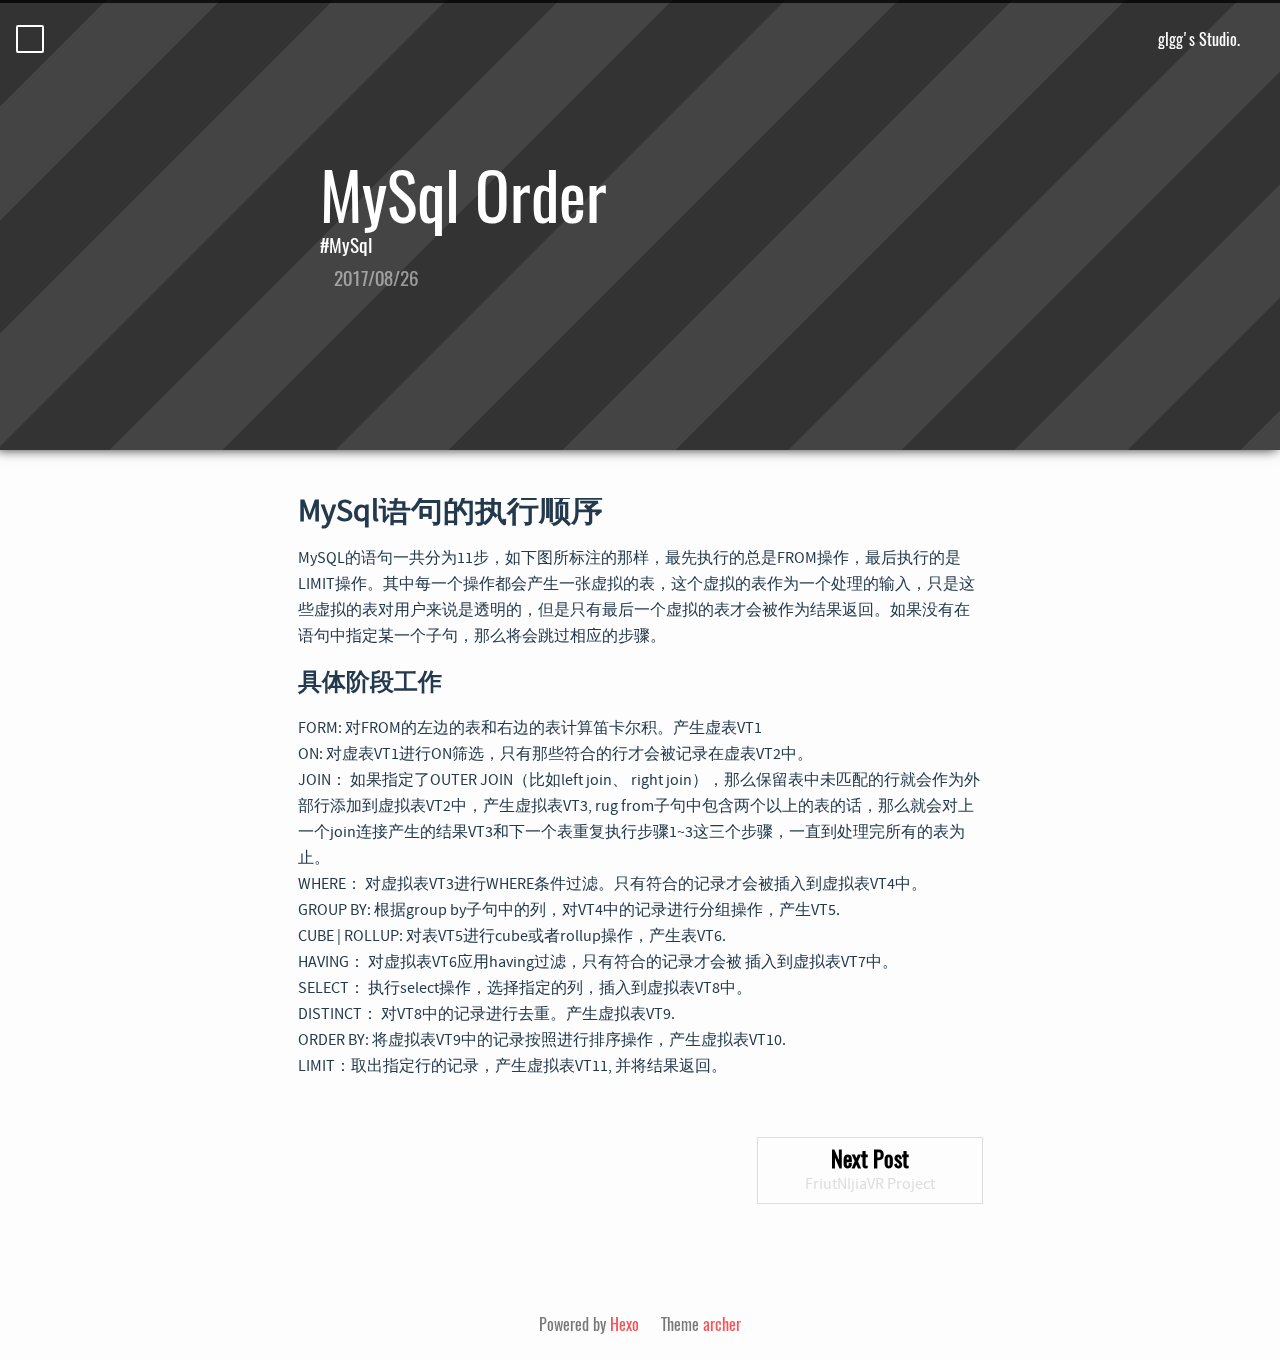
<file: 2017/08/26/MySql-Order/index.html>
<!DOCTYPE html>
<html>
    <head>
    <meta http-equiv="content-type" content="text/html; charset=utf-8">
    <meta name="viewport" content="width=device-width, initial-scale=1.0, maximum-scale=1.0, user-scalable=no" >
    <title>
        
        MySql Order · glgg&#39;s Studio
        
    </title>
    <link rel="icon" href= /assests/favicon.ico>
    <!-- 提前加载place holder  -->
    <style>
        @font-face {
            font-family: 'Oswald-Regular';
            src: url('/font/Oswald-Regular.ttf');
        }
        @font-face {
            font-family: 'Source Sans Pro';
            src: url('/font/Source Sans Pro.woff'),
            url('/font/Source Sans Pro.woff2');
            font-weight: normal;
            font-style: normal;
        }
        @font-face {
            font-family: 'Source Code Pro';
            src: url('/font/SourceCodePro-Regular.ttf.woff'),
            url('/font/SourceCodePro-Regular.ttf.woff2');
            font-weight: normal;
            font-style: normal;
        }
        
        
        .site-intro-placeholder {
        position: absolute;
        z-index: -2;
        top: 0;
        left: 0px;
        width: calc(100% + 300px);
        height: 100%;
        background: repeating-linear-gradient(-45deg, #444 0, #444 80px, #333 80px, #333 160px);
        background-position: center center;
        transform: translate3d(-226px, 0, 0);
        animation: gradient-move 2s ease-in-out 0s 15;
        }
        @keyframes gradient-move {
        0% {
            transform: translate3d(-226px, 0, 0);
        }
        99% {
            transform: translate3d(0, 0, 0);
        }
        99.1% {
            transform: translate3d(-226px, 0, 0);
        }
        100% {
            transform: translate3d(-226px, 0, 0);
        }
    }
    </style>
    <link rel="stylesheet" href="/css/style.css">
    <script src="//cdn.staticfile.org/jquery/3.2.1/jquery.min.js" defer></script>
    
    <script src="/scripts/main.js" defer></script>
    <!-- 百度统计  -->
    
    <!-- 谷歌统计  -->
    
</head>
    
        <body class="post-body">
    
    
<header class="header">

    <div class="header-sidebar-menu">&#xe775;</div>
    <!-- post页的toggle banner  -->
    
    <div class="banner">
        <div class="toggle-banner">
            <div class="blog-title">
                <a href="/" >glgg&#39;s Studio.</a>
            </div>
            <div class="post-banner">
                <span class="post-name">MySql Order</span>
            </div>
        </div>
    </div>
    
    <a class="home-link" href=/>glgg's Studio.</a>
</header>
    
    
    <div class="wrapper">
        <div class="site-intro">
    
    <!-- 主页  -->
    
    
    <!-- 404页  -->
    
    <div class="site-intro-img" style="background-image: url(http://oumn0o088.bkt.clouddn.com/post-bg.jpg)"></div>
    <div class="site-intro-placeholder"></div>
    <div class="site-intro-meta">
        <!-- 标题  -->
        <h1 class="intro-title">
            <!-- 主页  -->
            
            MySql Order
            <!-- 404 -->
            
        </h1>
        <!-- 副标题 -->
        <p class="intro-subtitle">
            <!-- 主页副标题  -->
            
            
        </p>
        <!-- 404 -->
        
        <!-- 文章页meta -->
        
            <!-- 文章页标签  -->
            
                <div class= post-intro-tags >
    
        <a class="post-tag" href="javascript:void(0);" data-href = MySql>MySql</a>
    
</div>
            
            <div class="post-intro-meta">
                <span class="post-intro-calander iconfont-archer">&#xe676;</span>
                <span class="post-intro-time">2017/08/26</span>
            </div>
            <!-- 

<div class="post-share iconfont-archer">
    <ul class="share-box" data-href = "/2017/08/26/MySql-Order/" data-title = "MySql Order" >
        <li class="to-weibo">分享到微博</li>
        <li class="to-wechat">分享到微信</li>
        <li class="to-qq">分享到QQ</li>
        <li class="to-twitter">分享到twitter</li>
    </ul>
</div> -->
        
    </div>
</div>
        <div class="container">
            <main class="main post-page">
    <div class="qr-mask"></div>
<div class="QRcode-box">
    <p>扫描二维码分享</p>
    <div class="QRcode-close">×</div>
</div>
    <article class="article-entry">
        <h1 id="MySql语句的执行顺序"><a href="#MySql语句的执行顺序" class="headerlink" title="MySql语句的执行顺序"></a>MySql语句的执行顺序</h1><p>MySQL的语句一共分为11步，如下图所标注的那样，最先执行的总是FROM操作，最后执行的是LIMIT操作。其中每一个操作都会产生一张虚拟的表，这个虚拟的表作为一个处理的输入，只是这些虚拟的表对用户来说是透明的，但是只有最后一个虚拟的表才会被作为结果返回。如果没有在语句中指定某一个子句，那么将会跳过相应的步骤。</p>
<h2 id="具体阶段工作"><a href="#具体阶段工作" class="headerlink" title="具体阶段工作"></a>具体阶段工作</h2><p>FORM: 对FROM的左边的表和右边的表计算笛卡尔积。产生虚表VT1<br>ON: 对虚表VT1进行ON筛选，只有那些符合<join-condition>的行才会被记录在虚表VT2中。<br>JOIN： 如果指定了OUTER JOIN（比如left join、 right join），那么保留表中未匹配的行就会作为外部行添加到虚拟表VT2中，产生虚拟表VT3, rug from子句中包含两个以上的表的话，那么就会对上一个join连接产生的结果VT3和下一个表重复执行步骤1~3这三个步骤，一直到处理完所有的表为止。<br>WHERE： 对虚拟表VT3进行WHERE条件过滤。只有符合<where-condition>的记录才会被插入到虚拟表VT4中。<br>GROUP BY: 根据group by子句中的列，对VT4中的记录进行分组操作，产生VT5.<br>CUBE | ROLLUP: 对表VT5进行cube或者rollup操作，产生表VT6.<br>HAVING： 对虚拟表VT6应用having过滤，只有符合<having-condition>的记录才会被 插入到虚拟表VT7中。<br>SELECT： 执行select操作，选择指定的列，插入到虚拟表VT8中。<br>DISTINCT： 对VT8中的记录进行去重。产生虚拟表VT9.<br>ORDER BY: 将虚拟表VT9中的记录按照<order_by_list>进行排序操作，产生虚拟表VT10.<br>LIMIT：取出指定行的记录，产生虚拟表VT11, 并将结果返回。</order_by_list></having-condition></where-condition></join-condition></p>

    </article>
    <!-- 前后页  -->
    <ul class="post-pager">
        
        
            <li class="next">
                <a href= "/2017/08/21/FriutNIjiaVR-Project/" title= FriutNIjiaVR Project >
                    <span>Next Post</span>
                    <span>FriutNIjiaVR Project</span>
                </a>
            </li>
        
    </ul>
    <!-- 来必力City版安装代码 -->

    

<!-- City版安装代码已完成 -->
</main>
            <!-- profile -->
            
        </div>
        <footer class="footer">
    <!-- social  -->
    
    <div class="social">
        
    
        
            
                <a href="emailto:498436567@qq.com" class="iconfont-archer email" title=email ></a>
            
        
    
        
            
                <a href="//github.com/jack9667" class="iconfont-archer github" target="_blank" title="github"></a>
            
        
    
        
    

    </div>
    
    <!-- powered by Hexo  -->
    <div class="copyright">
        <span id="hexo-power">Powered by <a href="https://hexo.io/" target="_blank">Hexo</a></span><span class="iconfont-archer power">&#xe635;</span>
        <span
            id="theme-info">Theme <a href="https://github.com/fi3ework/hexo-theme-archer" target="_blank">archer</a></span>
    </div>
    <!-- 不蒜子  -->
    
</footer>
    </div>
    <div class="back-top">&#xe639;</div>
    <div class="sidebar">
    <div class="sidebar-header">
        <div class="sidebar-category">
            <span class="sidebar-archive-link"><span class="iconfont-archer">&#xe67d;</span>Archive</span>
            <span class="sidebar-tags-link"><span class="iconfont-archer">&#xe610;</span>Tag</span>
        </div>
    </div>
    <div class="sidebar-content sidebar-content-show-archive">
          <div class="sidebar-archive">
    <!-- 在ejs中将archive按照时间排序 -->
    
    
    
    
    
    
    
    
    
    
    
    
    
    
    
    
    
    
    
    
    
    
    
    
    
    
    
    
    
    
    
    
    
    
    
    
    
    
    
    
    
    
    
    
    
    
    
    
    
    
    
    
    
    
    
    
    
    
    <div class="total-archive"> Total : 6 </div>
    
    <div class="post-archive">
    
    
    
    
    <div class="archive-year"> Invalid date </div>
    <ul class="year-list">
    
    
        <li class="archive-post-item">
            <span class="archive-post-date">Invalid date</span><a class="archive-post-title" href= "/2017/08/19/hello-world/" >Hello World</a>
        </li>
    
    
    
    
    
        </ul>
    
    <div class="archive-year"> 2017 </div>
    <ul class="year-list">
    
    
        <li class="archive-post-item">
            <span class="archive-post-date">08/26</span><a class="archive-post-title" href= "/2017/08/26/MySql-Order/" >MySql Order</a>
        </li>
    
    
        <li class="archive-post-item">
            <span class="archive-post-date">08/21</span><a class="archive-post-title" href= "/2017/08/21/FriutNIjiaVR-Project/" >FriutNIjiaVR Project</a>
        </li>
    
    
        <li class="archive-post-item">
            <span class="archive-post-date">08/20</span><a class="archive-post-title" href= "/2017/08/20/ARPG-Project/" >ARPG Project</a>
        </li>
    
    
        <li class="archive-post-item">
            <span class="archive-post-date">08/20</span><a class="archive-post-title" href= "/2017/08/20/VR-project/" >Criminal VR project</a>
        </li>
    
    
        <li class="archive-post-item">
            <span class="archive-post-date">08/19</span><a class="archive-post-title" href= "/2017/08/19/my-first-post/" >我的第一篇博客</a>
        </li>
    
    </div>
  </div>
        <div class="sidebar-tags">
    <div class="sidebar-tags-name">
    
        <span class="sidebar-tag-name"><a href= "#">Project</a></span>
    
        <span class="sidebar-tag-name"><a href= "#">MySql</a></span>
    
        <span class="sidebar-tag-name"><a href= "#">note</a></span>
    
    </div>
    <div class="tag-load-fail" style="display: none; color: #ccc; font-size: 0.6rem;">
    缺失模块。<br/>
    1、请确保node版本大于6.2<br/>
    2、在博客根目录（注意不是archer根目录）执行以下命令：<br/>
    <span style="color: #f75357; font-size: 1rem; line-height: 2rem;">npm i hexo-generator-json-content --save</span><br/>
    3、在根目录_config.yml里添加配置：
    <pre style="color: #888; font-size: 0.6rem;">
jsonContent:
  meta: false
  pages: false
  posts:
    title: true
    date: true
    path: true
    text: false
    raw: false
    content: false
    slug: false
    updated: false
    comments: false
    link: false
    permalink: false
    excerpt: false
    categories: false
    tags: true</pre>
    </div> 
    <div class="sidebar-tag-list"></div>
</div>
    </div>
</div> 
    <script>
    var jsInfo = {
        root: '/'
    }
</script>
    <!-- 不蒜子  -->
    
    <!-- CNZZ统计  -->
    
    </div>
    <!--  browser-sync -->
    <!-- <script id="__bs_script__">
    //<![CDATA[
    document.write("<script async src='http://HOST:3000/browser-sync/browser-sync-client.js?v=2.18.12'><\/script>".replace("HOST", location.hostname));
    //]]>
    </script> -->
</html>
</file>
<file: css/style.css>
@font-face{font-family:'iconfont-archer';src:url("//at.alicdn.com/t/font_327081_fsxrcj5pvdq85mi.eot");src:url("//at.alicdn.com/t/font_327081_fsxrcj5pvdq85mi.eot?#iefix") format("embedded-opentype"),url("//at.alicdn.com/t/font_327081_fsxrcj5pvdq85mi.woff") format("woff"),url("//at.alicdn.com/t/font_327081_fsxrcj5pvdq85mi.ttf") format("truetype"),url("//at.alicdn.com/t/font_327081_fsxrcj5pvdq85mi.svg#iconfont") format("svg")}.iconfont-archer{font-family:"iconfont-archer" !important;font-size:1rem;font-style:normal;-webkit-font-smoothing:antialiased;-moz-osx-font-smoothing:grayscale}/*! normalize.css v3.0.2 | MIT License | git.io/normalize */html{font-family:"Microsoft Yahei","Source Sans Pro",Arial,sans-serif;-ms-text-size-adjust:100%;-webkit-text-size-adjust:100%}body{margin:0}article,aside,details,figcaption,figure,footer,header,hgroup,main,menu,nav,section,summary{display:block}audio,canvas,progress,video{display:inline-block;vertical-align:baseline}audio:not([controls]){display:none;height:0}[hidden],template{display:none}a{background-color:transparent}a:active,a:hover{outline:0}abbr[title]{border-bottom:1px dotted}b,strong{font-weight:bold}dfn{font-style:italic}h1{font-size:2em;margin:0.67em 0}mark{background:#ff0;color:#000}small{font-size:80%}sub,sup{font-size:75%;line-height:0;position:relative;vertical-align:baseline}sup{top:-0.5em}sub{bottom:-0.25em}img{border:0}svg:not(:root){overflow:hidden}figure{margin:1em 40px}hr{-moz-box-sizing:content-box;box-sizing:content-box;height:0}pre{overflow:auto}code,kbd,pre,samp{font-family:monospace, monospace;font-size:1em}button,input,optgroup,select,textarea{color:inherit;font:inherit;margin:0}button{overflow:visible}button,select{text-transform:none}button,html input[type="button"],input[type="reset"],input[type="submit"]{-webkit-appearance:button;cursor:pointer}button[disabled],html input[disabled]{cursor:default}button::-moz-focus-inner,input::-moz-focus-inner{border:0;padding:0}input{line-height:normal}input[type="checkbox"],input[type="radio"]{box-sizing:border-box;padding:0}input[type="number"]::-webkit-inner-spin-button,input[type="number"]::-webkit-outer-spin-button{height:auto}input[type="searcher"]{-webkit-appearance:textfield;-moz-box-sizing:content-box;-webkit-box-sizing:content-box;box-sizing:content-box}input[type="searcher"]::-webkit-searcher-cancel-button,input[type="searcher"]::-webkit-searcher-decoration{-webkit-appearance:none}fieldset{border:1px solid #c0c0c0;margin:0 2px;padding:0.35em 0.625em 0.75em}legend{border:0;padding:0}textarea{overflow:auto}optgroup{font-weight:bold}table{border-collapse:collapse;border-spacing:0}td,th{padding:0}html{font-size:16px;font-family:"Microsoft Yahei","Source Sans Pro",Arial,sans-serif;overflow-x:hidden}*{font-family:inherit}body{position:relative;background-color:#fdfdfd;background-color:hexo-theme-config("color")}.wrapper{width:100%;transition:all 0.3s ease-out .0s;transform:translate3d(0, 0, 0);position:relative}.wrapper-show-sidebar{transform:translate3d(150px, 0, 0)}.main{order:1;width:50%;min-width:42.8125rem;flex-grow:0;padding:0 0 0 0;margin-left:3rem}.container{margin:3rem 0 0 0;position:relative;left:0;top:0;display:flex;align-items:flex-start;justify-content:center;width:100%;overflow:hidden}a{text-decoration:none}ul,li{list-style-type:none}.back-top{position:fixed;left:1rem;bottom:1rem;z-index:999;opacity:0;width:1.5rem;height:1.5rem;background-color:white;transition:all 0.2s ease-out .0s;font-family:iconfont-archer;text-align:center;line-height:1.6rem;border:2px solid black;border-radius:2px;transition:all 0.1s ease-out .0s;cursor:pointer}.back-top:hover{background-color:#000;color:#fff}.back-top-show{opacity:1;pointer-events:initial;background-color:#fff}::selection{background:#f75357;color:#eee}::-moz-selection{background:#f75357;color:#eee}::-webkit-selection{background:#f75357;color:#eee}.site-intro{width:100%;height:50vh;position:relative;overflow:hidden;box-shadow:-0.2rem 0rem 0.7rem 0rem rgba(0,0,0,0.8)}.site-intro-img{z-index:-1;position:absolute;top:0;left:0;height:100%;width:100%;filter:brightness(0.5);background-repeat:no-repeat;background-position:center center;background-size:cover;background-color:transparent}.site-intro-meta{width:100%;height:100%;display:flex;flex-direction:column;justify-content:center;align-items:center}.intro-title{font:4rem "Oswald-Regular","Microsoft Yahei","Source Sans Pro",Arial,sans-serif;color:#fff;margin:0}.intro-subtitle{font:2rem "Oswald-Regular","Microsoft Yahei","Source Sans Pro",Arial,sans-serif;color:#fff;margin:0}.header{position:fixed;align-items:center;justify-content:space-between;top:0;width:100%;height:4.5rem;border-top:3px solid rgba(0,0,0,0.75);overflow:hidden;z-index:999;transform:translate3d(0, 0, 0);transition:transform 0.2s ease-in-out .0s}.header-slide{transform:translate3d(150px, 0, 0)}.banner{position:relative;width:100%;margin:0 auto;height:calc(100% - 1px);transform:translate3d(0, -100%, 0);pointer-events:none;border-bottom:1px solid black;background-color:rgba(255,255,255,0.8);transition:transform 0.3s ease-out .0s;overflow:hidden}.banner-show{transform:translate3d(0, 0, 0);pointer-events:initial}.toggle-banner{position:relative;transform:translate3d(0, -100%, 0);width:100%;height:100%;text-align:center;transition:all 0.2s ease-out .0s}.toggle-banner-show-site{transform:translate3d(0, 0, 0)}.blog-title{position:relative;display:flex;justify-content:center;align-items:center;width:100%;height:100%}.blog-title a{vertical-align:top;white-space:nowrap;color:#000;font:2rem/2rem "Oswald-Regular","Microsoft Yahei","Source Sans Pro",Arial,sans-serif}.post-banner{height:100%;top:100%;width:100%}.post-banner .post-name{display:inline-block;height:100%;cursor:pointer;text-align:center;font:1.4rem/4.5rem "Oswald-Regular","Microsoft Yahei","Source Sans Pro",Arial,sans-serif;color:#000}.header-sidebar-menu{position:absolute;left:1rem;top:50%;border:2px solid #fff;border-radius:2px;width:1.5rem;height:1.5rem;transform:translate(0, -50%);font-family:'iconfont-archer';line-height:1.6rem;color:#fff;text-align:center;transition:all 0.1s ease-out;z-index:999;cursor:pointer}.header-sidebar-menu:hover{background-color:#fff;color:#000;transform:translate(0, -50%)}.header-sidebar-menu-black{border-color:#000;background-color:white;color:#000}.header-sidebar-menu-black:hover{background-color:#000;color:#fff}.home-link{position:absolute;right:2.5rem;top:50%;transform:translate(0, -50%);font-family:"Oswald-Regular","Microsoft Yahei","Source Sans Pro",Arial,sans-serif;color:#fff;cursor:pointer}.home-link:hover{color:#f75357}.home-link-hide{display:none}.profile{order:0;vertical-align:top;flex-shrink:0;position:relative;margin:0 0 0 0;width:200px;border-bottom:1px solid rgba(0,0,0,0.1);padding-bottom:0.5rem}.profile img{display:block;border-radius:0.5rem;margin:0 auto;width:100%;box-shadow:0 0 1px 1px rgba(0,0,0,0.2)}.profile *:last-child{border-bottom:none;padding-bottom:0}.profile-name{font:1.5rem "Oswald-Regular","Microsoft Yahei","Source Sans Pro",Arial,sans-serif;text-align:center}.profile-signature{color:gray;font:1rem/1rem "Oswald-Regular","Microsoft Yahei","Source Sans Pro",Arial,sans-serif;text-align:center}.profile-social{margin:0 auto;text-align:left;line-height:1.7rem;padding:0.5rem 0;border-bottom:1px solid rgba(0,0,0,0.1)}.profile-social .iconfont-archer{display:inline-block;text-align:center}.profile-social .iconfont-archer::before{display:inline-block;color:#777;font-size:1.5rem;margin:0 .4rem 0 0}.profile-social .iconfont-archer:last-of-type::before{margin:0}.profile-social .email{position:relative;top:3px}.profile-social .email::before{content:"\e642"}.profile-social .email:hover::before{color:#0cb49d}.profile-social .github::before{content:"\e69f"}.profile-social .github:hover::before{color:#24292e}.profile-social .linkedin::before{content:"\e695";font-size:1.25rem}.profile-social .linkedin:hover::before{color:#0077b5}.profile-social .instagram{position:relative;top:3px}.profile-social .instagram::before{content:"\e79d";font-size:1.45rem}.profile-social .instagram:hover::before{color:#8042b6}.profile-social .weibo::before{content:"\e619"}.profile-social .weibo:hover::before{color:#d52a2a}.profile-social .facebook::before{position:relative;content:"\e67a"}.profile-social .facebook:hover::before{color:#3b5998}.profile-social .twitter::before{content:"\e634"}.profile-social .twitter:hover::before{color:#1da1f2}.profile-social .zhihu{position:relative;top:3px}.profile-social .zhihu::before{font-size:1.35rem;content:"\e61a"}.profile-social .zhihu:hover::before{color:#0f88eb}.profile-social .blog::before{font-size:1.1rem;content:"\e60c"}.profile-social .blog:hover::before{color:#708090}.profile-social .stack-overflow::before{font-size:1.15rem;content:"\e80b"}.profile-social .stack-overflow:hover::before{color:#f37f23}.friends{padding:0.5rem 0;font:1rem "Oswald-Regular","Microsoft Yahei","Source Sans Pro",Arial,sans-serif;border-bottom:1px solid rgba(0,0,0,0.1);text-align:left}.friends div{font-size:1.2rem;text-align:left;color:gray;font-weight:bolder}.friends a{color:gray;margin-right:0.6rem}.footer{width:100%;padding:2.5rem 0 1.5rem 0}.social{text-align:center;vertical-align:text-bottom}.social .iconfont-archer{display:inline-block;text-align:center}.social .iconfont-archer::before{display:inline-block;color:#777;font-size:2.4rem;margin:0 .5rem 0 0}.social .iconfont-archer:last-of-type::before{margin:0}.social .email{position:relative;top:3px}.social .email::before{content:"\e642"}.social .email:hover::before{color:#0cb49d}.social .github::before{content:"\e69f"}.social .github:hover::before{color:#24292e}.social .linkedin::before{content:"\e695";font-size:2rem}.social .linkedin:hover::before{color:#0077b5}.social .instagram{position:relative;top:3px}.social .instagram::before{content:"\e79d";font-size:2.32rem}.social .instagram:hover::before{color:#8042b6}.social .weibo::before{content:"\e619"}.social .weibo:hover::before{color:#d52a2a}.social .facebook::before{position:relative;content:"\e67a"}.social .facebook:hover::before{color:#3b5998}.social .twitter::before{content:"\e634"}.social .twitter:hover::before{color:#1da1f2}.social .zhihu{position:relative;top:3px}.social .zhihu::before{font-size:2.16rem;content:"\e61a"}.social .zhihu:hover::before{color:#0f88eb}.social .blog::before{font-size:1.76rem;content:"\e60c"}.social .blog:hover::before{color:#708090}.social .stack-overflow::before{font-size:1.84rem;content:"\e80b"}.social .stack-overflow:hover::before{color:#f37f23}.copyright{font-family:"Oswald-Regular","Microsoft Yahei","Source Sans Pro",Arial,sans-serif;margin:0.5rem auto 0 auto;text-align:center;color:#777}.copyright a{color:#f75357}.power{vertical-align:10%;font-size:0.9rem;padding:0 0.2rem}.busuanzi-container{text-align:center}#busuanzi_container_site_pv{display:block;text-align:center;font:0.6rem "Oswald-Regular","Microsoft Yahei","Source Sans Pro",Arial,sans-serif;color:#ddd}.page-nav{padding-top:1rem;display:flex;justify-content:center}.page-nav>*{font:1.4rem/2rem "Oswald-Regular","Microsoft Yahei","Source Sans Pro",Arial,sans-serif;vertical-align:middle;height:2rem;margin-right:0.5rem;padding:0 0.5rem;text-align:center}.page-nav a{color:#ccc}.page-nav a:hover{background-color:#000;border-color:black;color:#fff}.page-nav .current{border-color:transparent}html::-webkit-scrollbar,.sidebar-archive::-webkit-scrollbar,.sidebar-tag-list::-webkit-scrollbar,.highlight::-webkit-scrollbar{width:5px}html::-webkit-scrollbar-corner,.sidebar-archive::-webkit-scrollbar-corner,.sidebar-tag-list::-webkit-scrollbar-corner,.highlight::-webkit-scrollbar-corner{display:none}html::-webkit-scrollbar-button,.sidebar-archive::-webkit-scrollbar-button,.sidebar-tag-list::-webkit-scrollbar-button,.highlight::-webkit-scrollbar-button{display:none}html::-webkit-scrollbar-button:start:increment,html::-webkit-scrollbar-button:end:decrement,.sidebar-archive::-webkit-scrollbar-button:start:increment,.sidebar-archive::-webkit-scrollbar-button:end:decrement,.sidebar-tag-list::-webkit-scrollbar-button:start:increment,.sidebar-tag-list::-webkit-scrollbar-button:end:decrement,.highlight::-webkit-scrollbar-button:start:increment,.highlight::-webkit-scrollbar-button:end:decrement{display:none}html::-webkit-scrollbar-thumb,.sidebar-archive::-webkit-scrollbar-thumb,.sidebar-tag-list::-webkit-scrollbar-thumb,.highlight::-webkit-scrollbar-thumb{border-radius:8px;background-color:rgba(0,0,0,0.2)}html::-webkit-scrollbar-track,html::-webkit-scrollbar-thumb,.sidebar-archive::-webkit-scrollbar-track,.sidebar-archive::-webkit-scrollbar-thumb,.sidebar-tag-list::-webkit-scrollbar-track,.sidebar-tag-list::-webkit-scrollbar-thumb,.highlight::-webkit-scrollbar-track,.highlight::-webkit-scrollbar-thumb{border:none}html::-webkit-scrollbar-thumb,.sidebar-archive::-webkit-scrollbar-thumb,.sidebar-tag-list::-webkit-scrollbar-thumb,.highlight::-webkit-scrollbar-thumb{background-color:rgba(0,0,0,0.8);border-radius:0px}html::-webkit-scrollbar-track:hover,.sidebar-archive::-webkit-scrollbar-track:hover,.sidebar-tag-list::-webkit-scrollbar-track:hover,.highlight::-webkit-scrollbar-track:hover{background-color:rgba(0,0,0,0.15)}.sidebar-archive::-webkit-scrollbar-thumb,.sidebar-tag-list::-webkit-scrollbar-thumb{border-radius:8px;background-color:rgba(255,255,255,0.7)}.sidebar-archive::-webkit-scrollbar-thumb,.sidebar-tag-list::-webkit-scrollbar-thumb{background-color:rgba(255,255,255,0.7);border-radius:0px}.sidebar-archive::-webkit-scrollbar-track:hover,.sidebar-tag-list::-webkit-scrollbar-track:hover{background-color:rgba(255,255,255,0.7)}.highlight::-webkit-scrollbar{height:5px}.highlight::-webkit-scrollbar-thumb{border-radius:8px;background-color:rgba(255,255,255,0.3)}.highlight::-webkit-scrollbar-thumb{background-color:rgba(255,255,255,0.3);border-radius:0px}.highlight::-webkit-scrollbar-track:hover{background-color:rgba(255,255,255,0.3)}.qr-mask{display:none;opacity:0.0;position:fixed;top:0;left:0;z-index:100;width:100%;height:100%;background-color:rgba(0,0,0,0.6);transition:opacity 0.1s ease-out .0s}.QRcode-box{display:none;opacity:0.0;position:fixed;z-index:101;top:40%;left:50%;transform:translate(-50%, -50%);width:12rem;height:12rem;box-shadow:0 0 2px rgba(0,0,0,0.2);color:#555;background-color:#fcfcfc;transition:opacity 0.1s ease-out .0s}.QRcode-box p{margin:0;font-family:"Microsoft Yahei","Source Sans Pro",Arial,sans-serif;padding:0.7rem 0;text-align:center}.QRcode-box img{height:8rem;width:8rem;display:block;margin:0 auto}.QRcode-box .QRcode-close{position:absolute;right:1rem;top:0.5rem;cursor:pointer}.QRcode-mask-show{display:block}.QRcode-mask-opacity-show{opacity:1.0}.article-entry pre,.article-entry .highlight{margin:0.8rem 0;padding:0.7rem 0.7rem;overflow:auto;font-size:0.9rem;line-height:1.3rem}.article-entry .highlight .gutter pre,.article-entry .highlight .gutter pre .line,.article-entry .gist .gist-file .gist-data .line-numbers{color:#666}.article-entry pre,.article-entry code{font-family:"Source Code Pro", Consolas, Menlo, Monaco, "Courier New", monospace}.article-entry code{background:#eee;padding:1px 0.4rem;border-radius:2px;margin:0 0.2rem;border:none}.article-entry pre code{background:none;text-shadow:none;padding:0;color:#fff}.article-entry .highlight{border-radius:4px}.article-entry .highlight pre{border:none;margin:0;padding:0}.article-entry .highlight table{margin:0;width:auto}.article-entry .highlight td{border:none;padding:0}.article-entry .highlight figcaption{color:highlight-comment;line-height:1em;margin-bottom:1em}.article-entry .highlight figcaption:before,.article-entry .highlight figcaption:after{content:"";display:table}.article-entry .highlight figcaption:after{clear:both}.article-entry .highlight figcaption a{float:right}.article-entry .highlight .gutter pre{text-align:right;padding-right:20px}.article-entry .highlight .gutter pre .line{text-shadow:none}.article-entry .highlight .line{color:#fff;min-height:19px}.article-entry .highlight,.article-entry pre{background:#282c34;color:#abb2bf}.article-entry .highlight pre .comment,.article-entry .highlight pre .quote{color:#5c6370;font-style:italic}.article-entry .highlight pre .doctag,.article-entry .highlight pre .keyword,.article-entry .highlight pre .formula{color:#c678dd}.article-entry .highlight pre .section,.article-entry .highlight pre .name,.article-entry .highlight pre .selector-tag,.article-entry .highlight pre .deletion,.article-entry .highlight pre .subst{color:#e06c75}.article-entry .highlight pre .literal{color:#56b6c2}.article-entry .highlight pre .string,.article-entry .highlight pre .regexp,.article-entry .highlight pre .addition,.article-entry .highlight pre .attribute,.article-entry .highlight pre .meta-string{color:#98c379}.article-entry .highlight pre .built_in,.article-entry .highlight pre .class pre .title{color:#e6c07b}.article-entry .highlight pre .attr,.article-entry .highlight pre .variable,.article-entry .highlight pre .template-variable,.article-entry .highlight pre .type,.article-entry .highlight pre .selector-class,.article-entry .highlight pre .selector-attr,.article-entry .highlight pre .selector-pseudo,.article-entry .highlight pre .number{color:#d19a66}.article-entry .highlight pre .symbol,.article-entry .highlight pre .bullet,.article-entry .highlight pre .link,.article-entry .highlight pre .meta,.article-entry .highlight pre .selector-id,.article-entry .highlight pre .title{color:#61aeee}.article-entry .highlight pre .emphasis{font-style:italic}.article-entry .highlight pre .strong{font-weight:bold}.article-entry .highlight pre .link{text-decoration:underline}.article-entry .gist{margin:0 -20px;border-style:solid;border-color:#ddd;border-width:1px 0;background:#272822;padding:15px 20px 15px 0}.article-entry .gist .gist-file{border:none;font-family:"Source Code Pro", Consolas, Monaco, Menlo, Consolas, monospace;margin:0}.article-entry .gist .gist-file .gist-data{background:none;border:none}.article-entry .gist .gist-file .gist-data .line-numbers{background:none;border:none;padding:0 20px 0 0}.article-entry .gist .gist-file .gist-data .line-data{padding:0 !important}.article-entry .gist .gist-file .highlight{margin:0;padding:0;border:none}.article-entry .gist .gist-file .gist-meta{background:#272822;color:highlight-comment;font:0.85em "Helvetica Neue", Helvetica, Arial, sans-serif;text-shadow:0 0;padding:0;margin-top:1em;margin-left:20px}.article-entry .gist .gist-file .gist-meta a{color:#258fb8;font-weight:normal}.article-entry .gist .gist-file .gist-meta a:hover{text-decoration:underline}.sidebar-archive{padding:1rem;width:calc(50% - 2rem)}.sidebar-archive ul{padding:0;margin:0}.post-archive{overflow-y:auto}.archive-post-item,.tag-post-item{vertical-align:middle;border-left:1px solid #ccc;margin-left:0.3rem;padding:0.1rem 0 0.1rem 0.5rem;box-sizing:border-box}.archive-post-item:hover,.tag-post-item:hover{border-left-color:#f75357}.archive-post-item:hover .archive-post-date,.tag-post-item:hover .archive-post-date,.archive-post-item:hover .tag-post-date,.tag-post-item:hover .tag-post-date,.archive-post-item:hover .archive-post-title,.tag-post-item:hover .archive-post-title,.archive-post-item:hover .tag-post-title,.tag-post-item:hover .tag-post-title{color:#f75357}.archive-year,.total-archive{font:1.2rem "Oswald-Regular","Microsoft Yahei","Source Sans Pro",Arial,sans-serif;color:#f75357}.archive-year{font-size:1rem;margin-bottom:0.3rem}.archive-post-date,.tag-post-date{font:0.9rem/1rem "Oswald-Regular","Microsoft Yahei","Source Sans Pro",Arial,sans-serif;color:#ccc}.archive-post-title,.tag-post-title{font:1rem "Microsoft Yahei","Source Sans Pro",Arial,sans-serif;margin-left:0.8rem;text-align:left;color:#ccc}.sidebar-tags{padding:1rem;width:calc(50% - 2rem);position:relative;display:flex;flex-direction:column}.sidebar-tags-name{flex-grow:0;width:100%;padding:0 0 1rem 0}.sidebar-tag-name{display:inline-block;border:1px solid #fff;border-radius:5rem;padding:0 0.4rem 0.1rem 0.4rem;margin:0.2rem 0;white-space:nowrap;cursor:pointer}.sidebar-tag-name:hover{border-color:#f75357}.sidebar-tag-name:hover a{color:#f75357}.sidebar-tag-name a{color:#fff;font-size:1rem}.sidebar-tag-name a::before{content:'#'}.sidebar-tag-list{flex-grow:1;padding-right:1rem;overflow-y:auto}.sidebar{position:fixed;left:0;top:0;z-index:1000;height:100%;width:400px;border-right:2px solid #000;transition:all 0.3s ease-out .0s;overflow-x:hidden;transform:translate3d(-402px, 0, 0);background-color:#fff}.sidebar::-webkit-scrollbar{width:2px}.sidebar-header{position:absolute;top:0;left:0;width:100%;z-index:1001;display:flex;height:8rem;justify-content:space-between;align-items:center;border-top:3px solid #fff;background-color:#222}.sidebar-header::after{content:'';position:absolute;height:calc(50% - 2px);width:2px;top:0;left:calc(100% - 2px);background-color:#f75357;transform:translate3d(0, 0, 0);transition:all 0.2s ease-in-out .0s}.sidebar-category{display:flex;flex-direction:column;align-items:flex-start;font-family:"Oswald-Regular","Microsoft Yahei","Source Sans Pro",Arial,sans-serif;flex-grow:1;height:100%;justify-content:space-around;color:#fff}.sidebar-archive-link,.sidebar-tags-link{display:flex;align-items:center;justify-content:flex-start;font-size:2rem;width:100%;height:50%;cursor:pointer;border-bottom:2px solid #666}.sidebar-archive-link span,.sidebar-tags-link span{font-size:2rem;margin:0 0.8rem 0 1.2rem}.sidebar-tags-link span{transform:translateY(10%)}.sidebar-header-show-archive::after{transform:translate3d(0, 0, 0)}.sidebar-header-show-tags::after{height:calc(50% - 2px);transform:translate3d(0, calc(100% + 2px), 0)}.sidebar-content{position:relative;margin-top:8rem;display:flex;width:200%;height:calc(100% - 8rem);top:0;left:0;transition:all 0.2s ease-out .0s;background-color:#222;overflow-x:hidden;transform:translate3d(0, 0, 0)}.sidebar-archive,.sidebar-tags{overflow-x:hidden;overflow-y:auto;flex-shrink:0;background-color:#222;-webkit-overflow-scrolling:touch;overflow-scrolling:touch}.sidebar-content-show-archive{transform:translate3d(0, 0, 0)}.sidebar-content-show-tags{transform:translate3d(-50%, 0, 0)}.sidebar.sidebar-show{transform:translate3d(0, 0, 0)}.index-post{display:block;position:relative;padding:1.5rem 0rem 0.5rem 0rem;border-bottom:1px solid rgba(0,0,0,0.1);z-index:3}.index-post:first-of-type{padding-top:0}.abstract-content{color:#aaa;white-space:normal;word-break:break-all}.abstract-content:hover{text-decoration:underline}.abstract-post-title{font-size:1.5rem;color:#f75357;text-align:left;width:100%;padding:0 0 0.3rem 0}.abstract-title{position:relative;font-family:"Microsoft Yahei","Source Sans Pro",Arial,sans-serif;margin:0;line-height:1.5rem;padding-bottom:0.2rem}.abstract-title span:first-of-type{font-size:1.3rem;margin-right:-0.2rem}.abstract-title span:last-of-type{font-size:1.5rem;position:relative}.abstract-title span:last-of-type::after{content:'';position:absolute;transition:all 0.2s ease-out;height:3px;width:0;left:50%;top:104%;background-color:#f75357}.abstract-title span:last-of-type:hover::after{left:0;width:100%}.abstract-post-meta{position:relative;padding:0.5rem 0 0 0;font-family:"Oswald-Regular","Microsoft Yahei","Source Sans Pro",Arial,sans-serif;line-height:1rem;color:#aaa;overflow:hidden;height:1.5rem}.abstract-tags{position:absolute;right:0;text-align:right}.abstract-tags .post-tag{font-size:1rem;position:relative;overflow:visible;color:#f75357;margin-left:0.4rem}.abstract-tags .post-tag::before{position:relative;left:-2px;content:'#'}.abstract-tags .post-tag::after{content:'';position:absolute;transition:all 0.2s ease-out;height:2px;width:0;left:50%;top:104%;background-color:#f75357}.abstract-tags .post-tag:hover::after{left:0;width:100%}.abstract-date{float:left;text-align:center;transition:all 0.2s ease-out;margin-right:0.2rem;display:inline-block;vertical-align:bottom}.abstract-calander::before{position:relative;top:-0.05rem;margin-right:0.3rem;font-size:1.1rem;content:"\e676"}.abstract-time{display:inline-block;vertical-align:bottom;font-size:1rem}.post-body main{margin:0}.post-body .site-intro-meta{width:50%;margin:0 auto;align-items:flex-start}.post-body .intro-title{font:4rem "Oswald-Regular","Microsoft Yahei","Source Sans Pro",Arial,sans-serif;color:#fff;margin:0;line-height:4.5rem}.post-intro-tags{font:1.2rem "Oswald-Regular","Microsoft Yahei","Source Sans Pro",Arial,sans-serif}.post-intro-tags .post-tag{position:relative;margin-left:0;margin-right:0.2rem;font-size:1.2rem;color:#fff}.post-intro-tags .post-tag::after{content:'';position:absolute;transition:all 0.2s ease-out;height:2px;width:0;left:50%;top:100%;background-color:#fff}.post-intro-tags .post-tag:hover::after{left:0;width:100%}.post-intro-tags .post-tag::before{content:'#'}.post-intro-meta{margin-top:0.2rem;font:1.2rem "Oswald-Regular","Microsoft Yahei","Source Sans Pro",Arial,sans-serif;color:rgba(255,255,255,0.5);display:flex;align-items:center}.post-intro-calander{margin-right:0.1rem;transform:translate(0, -5%)}.post-pager{overflow:hidden;padding:0;list-style:none;margin:2.5rem 0 1rem 0}.post-pager li{padding:0.2rem 0.5rem 0.5rem 0.5rem;border-color:gray;width:13rem;border:1px solid #ddd}.post-pager li:hover{border-color:#000;background-color:#000}.post-pager li:hover span:last-of-type{color:#f75357}.post-pager li:hover span:first-of-type{color:#fff}.post-pager span{display:block;color:#ddd;text-align:center}.post-pager span:first-of-type{font:bold 1.4rem "Oswald-Regular","Microsoft Yahei","Source Sans Pro",Arial,sans-serif;color:#000}.post-pager .previous{float:left}.post-pager .next{float:right}.article-entry{position:relative;font-size:1rem;line-height:1.625rem;padding:1px 0;font:1rem/1.625rem "Microsoft Yahei","Source Sans Pro",Arial,sans-serif;color:#23394d}.article-entry ul,.article-entry ul li{list-style-type:initial}.article-entry ol,.article-entry ol li{list-style-type:decimal-leading-zero}.article-entry h1{font-weight:900}.article-entry h1:first-child{margin-top:0}.article-entry h2{font-weight:900}.article-entry h2:first-child{margin-top:0}.article-entry h3{font-weight:900}.article-entry h3:first-child{margin-top:0}.article-entry h4{font-weight:900}.article-entry h4:first-child{margin-top:0}.article-entry h5{font-weight:900}.article-entry h5:first-child{margin-top:0}.article-entry h6{font-weight:900}.article-entry h6:first-child{margin-top:0}.article-entry h1::before{margin-right:2px;color:#f75357;font-size:1.1em;font-weight:bold}.article-entry h2::before{margin-right:2px;color:#f75357;font-size:1.1em;font-weight:bold}.article-entry h3::before{margin-right:2px;color:#f75357;font-size:1.1em;font-weight:bold}.article-entry h4::before{margin-right:2px;color:#f75357;font-size:1.1em;font-weight:bold}.article-entry h5{font-size:1rem;margin:1rem 0}.article-entry h6{font-size:0.8rem;margin:1rem 0}.article-entry em{font-style:italic}.article-entry img{display:block;max-width:100%;margin:1rem auto 1rem;box-shadow:0 0 4px 2px rgba(0,0,0,0.2)}.article-entry blockquote{margin:2em 0 2rem 1rem;padding:10px 20px;position:relative;background-color:#f6f6f6;border-left:3px solid #f75357}.article-entry blockquote p{margin:0}.article-entry>table{width:100%;border:1px solid #ddd;margin:1rem 0;border-collapse:collapse;box-shadow:2px 2px 2px rgba(0,0,0,0.125)}.article-entry>table tr,.article-entry>table td{height:2rem}.article-entry>table thead tr{background:#f8f8f8}.article-entry>table tbody tr:hover{background:#efefef}.article-entry>table td,.article-entry>table th{border:1px solid #dedede;padding:0.2rem 1rem 0 1rem}.article-entry a{color:#f75357;word-break:break-all}.article-entry a:hover{border-bottom:1px solid #f75357}.article-entry a.fancybox{border:0}.toc{position:absolute;top:600px;right:50px;z-index:9999;transform:translate3d(0, 0, 0);transition:all 0.2s ease-in-out .0s}.toc ol{padding-left:1rem}.toc a{color:gray}.toc a:hover{color:darkcyan}.toc-fixed{top:initial;position:fixed;bottom:380px}.toc-slide{transform:translate3d(150px, 0, 0)}.four-zero-four-body .site-intro{height:100%}.four-zero-four-body .site-intro-meta{height:80%}.four-zero-four-body .wrapper{height:100vh;padding-bottom:0}.four-zero-four-body .footer{position:absolute;bottom:0;left:0}.four-zero-four-body .iconfont-archer::before{color:rgba(255,255,255,0.5)}.four-zero-four-body .copyright{color:#fff}@media screen and (max-width: 980px){.profile{display:none}.container{width:92%;margin:1rem auto 1rem auto}.footer{padding-top:0}.post-page{padding-bottom:0}.main{width:100%;min-width:0;margin:0;padding:0.5rem 0 0 0}.post-body .site-intro-meta{width:80%}.post-body .intro-title{font-size:2.6rem;line-height:2.8rem}.post-body .intro-subtitle{font-size:1.5rem;white-space:normal;max-width:90%}.home-body .site-intro-meta{width:100%}.home-body .intro-title{font-size:3rem;line-height:2.8rem}.home-body .intro-subtitle{font-size:1.5rem;white-space:normal;max-width:90%}.site-intro{box-shadow:0 -0.2rem 0.5rem 0.2rem rgba(0,0,0,0.8)}.header .post-name{max-width:70%;text-overflow:ellipsis;overflow:hidden;white-space:nowrap}.home-link{right:1rem}.post-pager .previous,.post-pager .next{float:none;margin:0 auto}.post-pager li:nth-child(2){margin-top:1rem}.article-entry blockquote{margin:2em 0 2rem 0.3rem}.sidebar{width:300px;transform:translate3d(-301px, 0, 0)}.sidebar-category{font-size:1.5rem}.sidebar-archive{-webkit-overflow-scrolling:touch}.archive-year,.total-archive{font-size:1.4rem}.archive-post-item,.tag-post-item{padding:0.2rem 0 0.2rem 0.5rem}.archive-post-item .archive-post-date,.tag-post-item .archive-post-date,.archive-post-item .tag-post-date,.tag-post-item .tag-post-date{font-size:1.0rem}.archive-post-item .archive-post-title,.tag-post-item .archive-post-title,.archive-post-item .tag-post-title,.tag-post-item .tag-post-title{font-size:1.2rem}.sidebar-tags{-webkit-overflow-scrolling:touch}.sidebar-tags-name .sidebar-tag-name{font-size:1rem}.sidebar-tag-list{padding:0.2rem 0 0.2rem 0.5rem}.sidebar-tag-list .archive-post-date,.sidebar-tag-list .tag-post-date{font-size:1.0rem}.sidebar-tag-list .archive-post-title,.sidebar-tag-list .tag-post-title{font-size:1.2rem}.footer{margin-top:0}.footer .social{margin-top:0.5rem}.footer .social .iconfont-archer{display:inline-block;text-align:center}.footer .social .iconfont-archer::before{display:inline-block;color:#777;font-size:1.5rem;margin:0 .2rem 0 0}.footer .social .iconfont-archer:last-of-type::before{margin:0}.footer .social .email{position:relative;top:3px}.footer .social .email::before{content:"\e642"}.footer .social .email:hover::before{color:#0cb49d}.footer .social .github::before{content:"\e69f"}.footer .social .github:hover::before{color:#24292e}.footer .social .linkedin::before{content:"\e695";font-size:1.25rem}.footer .social .linkedin:hover::before{color:#0077b5}.footer .social .instagram{position:relative;top:3px}.footer .social .instagram::before{content:"\e79d";font-size:1.45rem}.footer .social .instagram:hover::before{color:#8042b6}.footer .social .weibo::before{content:"\e619"}.footer .social .weibo:hover::before{color:#d52a2a}.footer .social .facebook::before{position:relative;content:"\e67a"}.footer .social .facebook:hover::before{color:#3b5998}.footer .social .twitter::before{content:"\e634"}.footer .social .twitter:hover::before{color:#1da1f2}.footer .social .zhihu{position:relative;top:3px}.footer .social .zhihu::before{font-size:1.35rem;content:"\e61a"}.footer .social .zhihu:hover::before{color:#0f88eb}.footer .social .blog::before{font-size:1.1rem;content:"\e60c"}.footer .social .blog:hover::before{color:#708090}.footer .social .stack-overflow::before{font-size:1.15rem;content:"\e80b"}.footer .social .stack-overflow:hover::before{color:#f37f23}.footer .copyright{margin:0.5rem auto 0.5rem auto}#busuanzi_container_site_pv{font:1rem "Oswald-Regular","Microsoft Yahei","Source Sans Pro",Arial,sans-serif}}
</file>
